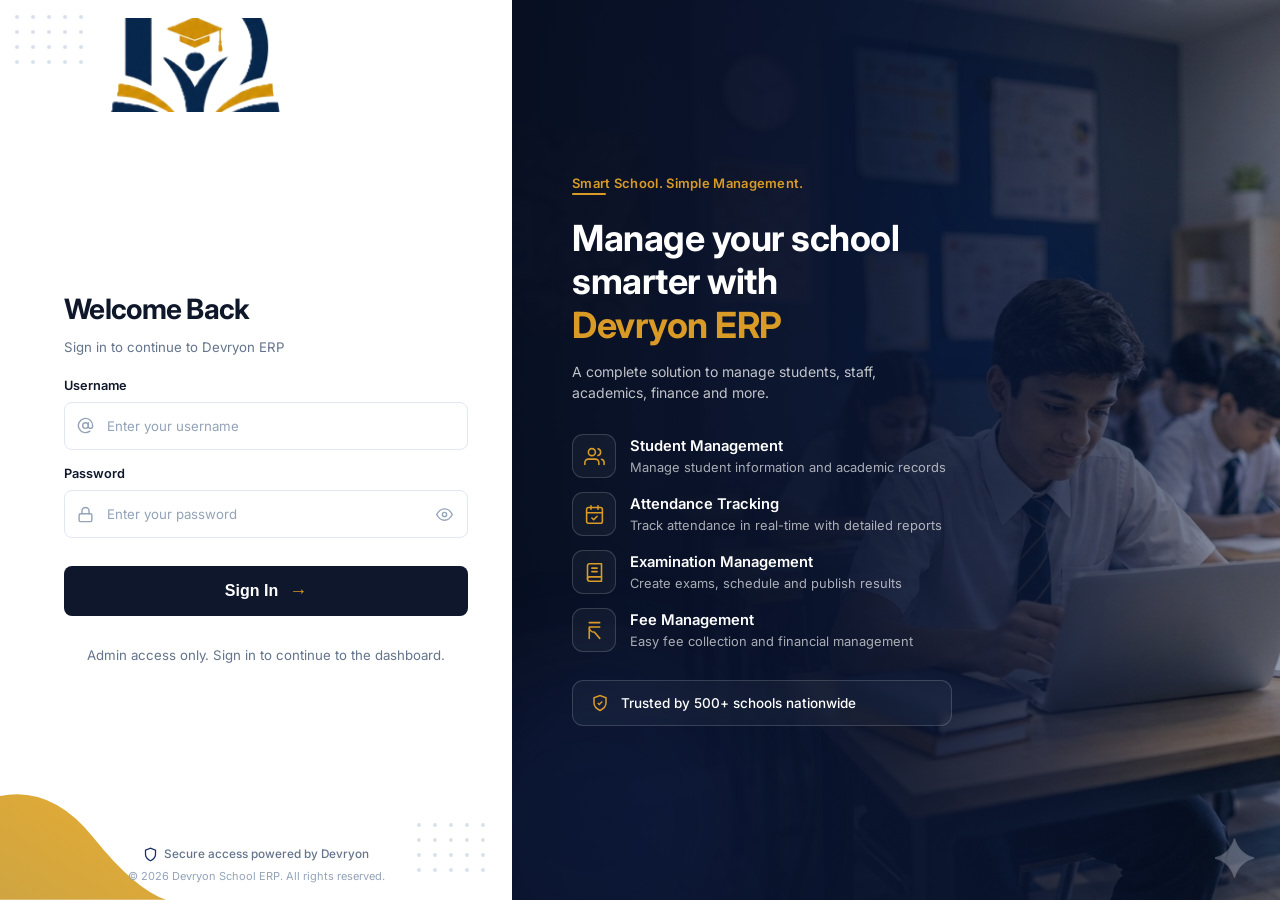
<file: pages/auth/index.html>
<!DOCTYPE html>
<html lang="en">
<head>
  <meta charset="UTF-8">
  <meta http-equiv="refresh" content="0; url=signin.html">
  <meta name="viewport" content="width=device-width, initial-scale=1.0">
  <title>Redirecting to Sign In</title>
  <link rel="icon" type="image/png" href="../../assets/images/front-office/logo.png">
  <link rel="canonical" href="signin.html">
</head>
<body>
  <p>Redirecting to <a href="signin.html">Sign In</a>...</p>
</body>
</html>
</file>
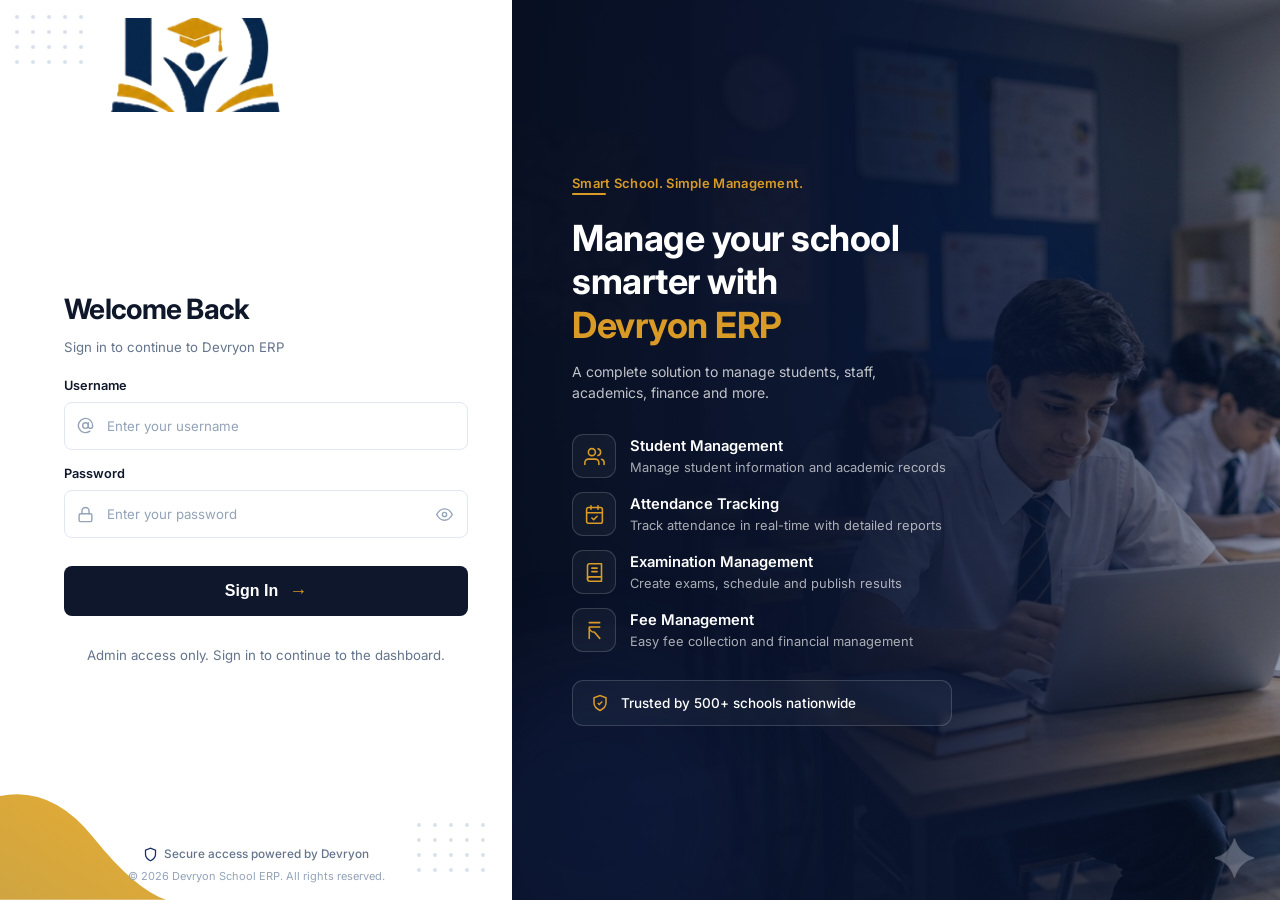
<file: pages/auth/signin.html>
<!DOCTYPE html>
<html lang="en">
<head>
  <meta charset="UTF-8">
  <meta name="viewport" content="width=device-width, initial-scale=1.0">
  <title>Sign In | Devryon School ERP</title>
  <link rel="icon" type="image/png" href="../../assets/images/front-office/logo.png">
  <!-- Google Fonts: Inter -->
  <link rel="preconnect" href="https://fonts.googleapis.com">
  <link rel="preconnect" href="https://fonts.gstatic.com" crossorigin>
  <link href="https://fonts.googleapis.com/css2?family=Inter:wght@400;500;600;700;800&display=swap" rel="stylesheet">
  <!-- Stylesheet -->
  <link rel="stylesheet" href="../../css/auth/signin.css">
</head>
<body>

  <div class="page-container">

    <!-- ==========================================
         LEFT SIGN-UP SECTION (40% Width)
    ========================================== -->
    <main class="left-section">

      <!-- Decorative Top-Left Dots Pattern -->
      <svg class="dots-pattern dots-top-left" width="80" height="60" viewBox="0 0 80 60" fill="none">
        <pattern id="dotPatternTop" x="0" y="0" width="16" height="15" patternUnits="userSpaceOnUse">
          <circle cx="3" cy="3" r="2" fill="#cbd5e1"/>
        </pattern>
        <rect width="80" height="60" fill="url(#dotPatternTop)"/>
      </svg>

      <!-- Decorative Bottom-Right Dots Pattern -->
      <svg class="dots-pattern dots-bottom-right" width="80" height="60" viewBox="0 0 80 60" fill="none">
        <pattern id="dotPatternBottom" x="0" y="0" width="16" height="15" patternUnits="userSpaceOnUse">
          <circle cx="3" cy="3" r="2" fill="#cbd5e1"/>
        </pattern>
        <rect width="80" height="60" fill="url(#dotPatternBottom)"/>
      </svg>

      <!-- Decorative Bottom-Left Gold Curved Wave Shape -->
      <svg class="gold-wave-bottom" viewBox="0 0 160 140" fill="none" xmlns="http://www.w3.org/2000/svg">
        <defs>
          <linearGradient id="goldGradient" x1="0%" y1="100%" x2="100%" y2="0%">
            <stop offset="0%" stop-color="#cca038" />
            <stop offset="100%" stop-color="#e6a827" />
          </linearGradient>
        </defs>
        <path d="M0,140 L0,40 Q50,30 90,80 Q130,130 160,140 Z" fill="url(#goldGradient)" opacity="0.95" />
      </svg>

      <!-- Header & Brand Logo -->
      <header class="brand-header">
        <a href="signin.html" class="logo-container" title="Devryon Edtech Solution" aria-label="Devryon home">
          <img src="../../assets/images/branding/school-logo.png" alt="Devryon edtech solution" class="logo-img">
        </a>
      </header>

      <!-- Sign In Form Body -->
      <div class="signup-content">

        <div class="form-header">
          <h1 class="form-title">Welcome Back</h1>
          <p class="form-subtitle">Sign in to continue to Devryon ERP</p>
        </div>

        <form id="loginForm" class="signup-form" novalidate>

          <!-- Username -->
          <div class="form-group">
            <label for="username" class="form-label">Username</label>
            <div class="input-wrapper">
              <span class="input-icon-left">
                <svg viewBox="0 0 24 24">
                  <circle cx="12" cy="12" r="4"></circle>
                  <path d="M16 8v5a3 3 0 0 0 6 0v-1a10 10 0 1 0-3.92 7.94"></path>
                </svg>
              </span>
              <input type="text" id="username" name="username" class="form-input" placeholder="Enter your username" autocomplete="username" required>
            </div>
            <span class="error-text" id="usernameError"></span>
          </div>

          <!-- Password -->
          <div class="form-group">
            <label for="password" class="form-label">Password</label>
            <div class="input-wrapper">
              <span class="input-icon-left">
                <svg viewBox="0 0 24 24">
                  <rect x="3" y="11" width="18" height="11" rx="2" ry="2"></rect>
                  <path d="M7 11V7a5 5 0 0 1 10 0v4"></path>
                </svg>
              </span>
              <input type="password" id="password" name="password" class="form-input has-right-icon" placeholder="Enter your password" autocomplete="current-password" required>
              <button type="button" id="togglePassword" class="password-toggle-btn" aria-label="Show password">
                <svg viewBox="0 0 24 24">
                  <path d="M1 12s4-8 11-8 11 8 11 8-4 8-11 8-11-8-11-8z"></path>
                  <circle cx="12" cy="12" r="3"></circle>
                </svg>
              </button>
            </div>
            <span class="error-text" id="passwordError"></span>
          </div>

          <button type="submit" class="submit-btn">
            Sign In <span class="btn-arrow">&rarr;</span>
          </button>

          <p class="login-redirect">Admin access only. Sign in to continue to the dashboard.</p>

        </form>
      </div>

      <!-- Left Section Footer -->
      <footer class="left-footer">
        <div class="security-badge">
          <svg viewBox="0 0 24 24">
            <path d="M12 22s8-4 8-10V5l-8-3-8 3v7c0 6 8 10 8 10z"></path>
          </svg>
          <span>Secure access powered by Devryon</span>
        </div>
        <p class="copyright-text">&copy; 2026 Devryon School ERP. All rights reserved.</p>
      </footer>

    </main>

    <!-- ==========================================
         RIGHT PROMOTIONAL SECTION (60% Width)
    ========================================== -->
    <aside class="right-section">

      <!-- Background Glow Effects -->
      <div class="promo-decor-circle-1"></div>
      <div class="promo-decor-circle-2"></div>

      <div class="promo-content">

        <!-- Eyebrow Tag -->
        <div class="promo-eyebrow">
          <span>Smart School. Simple Management.</span>
          <div class="eyebrow-dash"></div>
        </div>

        <!-- Headline -->
        <h2 class="promo-headline">
          Manage your school<br>
          smarter with<br>
          <span class="gold-text">Devryon ERP</span>
        </h2>

        <!-- Description -->
        <p class="promo-description">
          A complete solution to manage students, staff, academics, finance and more.
        </p>

        <!-- 4 Feature Cards -->
        <div class="features-list">

          <!-- Feature 1: Student Management -->
          <div class="feature-item">
            <div class="feature-icon-box">
              <svg viewBox="0 0 24 24">
                <path d="M17 21v-2a4 4 0 0 0-4-4H5a4 4 0 0 0-4 4v2"></path>
                <circle cx="9" cy="7" r="4"></circle>
                <path d="M23 21v-2a4 4 0 0 0-3-3.87"></path>
                <path d="M16 3.13a4 4 0 0 1 0 7.75"></path>
              </svg>
            </div>
            <div class="feature-text-group">
              <h3 class="feature-title">Student Management</h3>
              <p class="feature-desc">Manage student information and academic records</p>
            </div>
          </div>

          <!-- Feature 2: Attendance Tracking -->
          <div class="feature-item">
            <div class="feature-icon-box">
              <svg viewBox="0 0 24 24">
                <rect x="3" y="4" width="18" height="18" rx="2" ry="2"></rect>
                <line x1="16" y1="2" x2="16" y2="6"></line>
                <line x1="8" y1="2" x2="8" y2="6"></line>
                <line x1="3" y1="10" x2="21" y2="10"></line>
                <polyline points="9 16 11 18 15 14"></polyline>
              </svg>
            </div>
            <div class="feature-text-group">
              <h3 class="feature-title">Attendance Tracking</h3>
              <p class="feature-desc">Track attendance in real-time with detailed reports</p>
            </div>
          </div>

          <!-- Feature 3: Examination Management -->
          <div class="feature-item">
            <div class="feature-icon-box">
              <svg viewBox="0 0 24 24">
                <path d="M4 19.5A2.5 2.5 0 0 1 6.5 17H20"></path>
                <path d="M6.5 2H20v20H6.5A2.5 2.5 0 0 1 4 19.5v-15A2.5 2.5 0 0 1 6.5 2z"></path>
                <line x1="9" y1="7" x2="15" y2="7"></line>
                <line x1="9" y1="11" x2="15" y2="11"></line>
              </svg>
            </div>
            <div class="feature-text-group">
              <h3 class="feature-title">Examination Management</h3>
              <p class="feature-desc">Create exams, schedule and publish results</p>
            </div>
          </div>

          <!-- Feature 4: Fee Management -->
          <div class="feature-item">
            <div class="feature-icon-box">
              <svg viewBox="0 0 24 24">
                <path d="M6 3h12M6 8h12M6 8c0 3.5 2.5 6 6 6M6 8v13M12 14l6 7"></path>
              </svg>
            </div>
            <div class="feature-text-group">
              <h3 class="feature-title">Fee Management</h3>
              <p class="feature-desc">Easy fee collection and financial management</p>
            </div>
          </div>

        </div>

        <!-- Trusted Badge Box -->
        <div class="trusted-badge-box">
          <svg viewBox="0 0 24 24">
            <path d="M12 22s8-4 8-10V5l-8-3-8 3v7c0 6 8 10 8 10z"></path>
            <polyline points="9 12 11 14 15 10"></polyline>
          </svg>
          <span>Trusted by 500+ schools nationwide</span>
        </div>

      </div>

    </aside>

  </div>

  <!-- JavaScript -->
  <script src="../../js/common/auth-utils.js"></script>
  <script src="../../js/auth/signin.js"></script>
  </body>
</html>
</file>
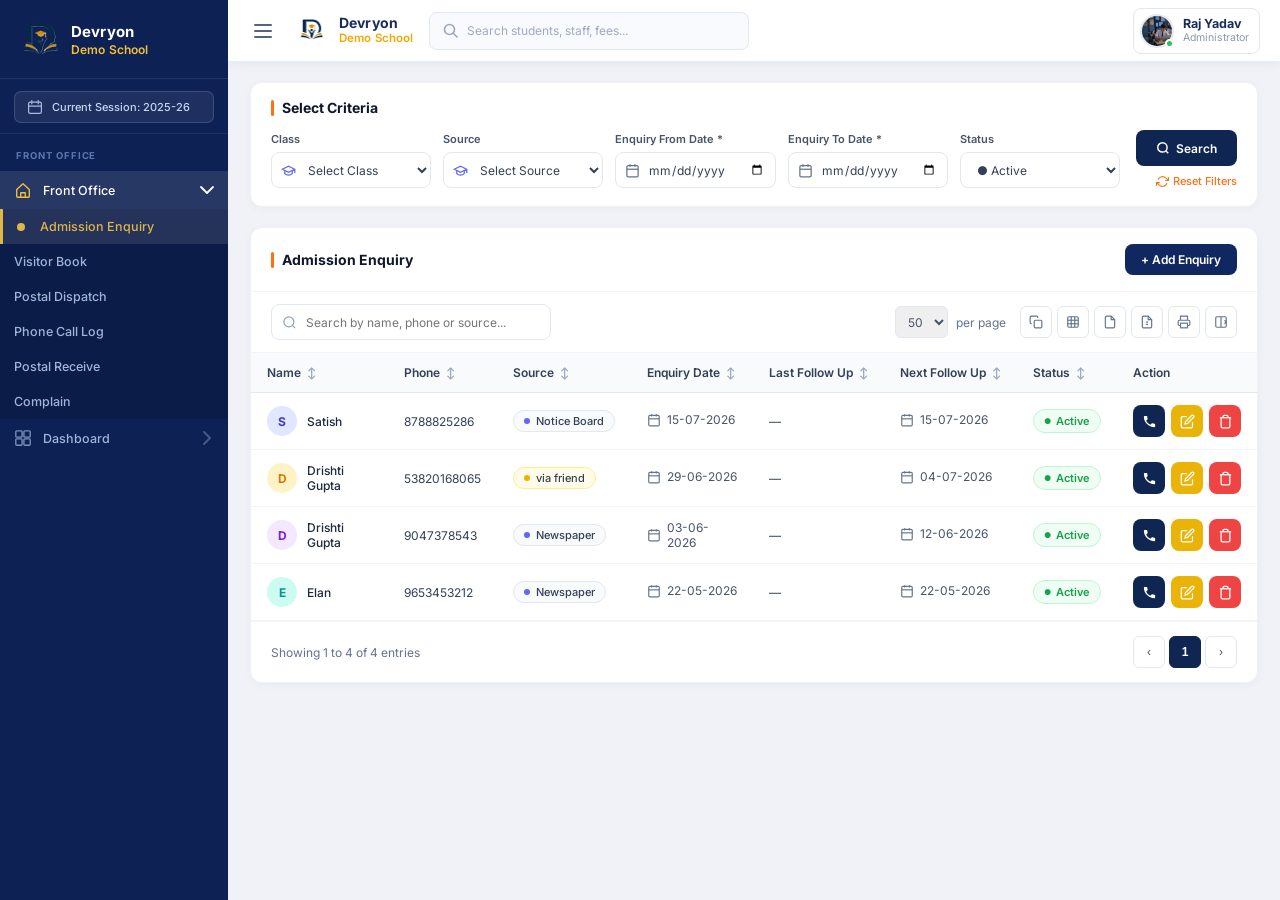
<file: pages/front-office/admission.html>
<!doctype html>
<html lang="en">
<head>
  <meta charset="UTF-8">
  <meta name="viewport" content="width=device-width, initial-scale=1.0">
  <title>Admission Enquiry – School ERP</title>
  <link rel="icon" type="image/png" href="../../assets/images/front-office/logo.png">
  <link rel="preconnect" href="https://fonts.googleapis.com">
  <link rel="preconnect" href="https://fonts.gstatic.com" crossorigin>
  <link href="https://fonts.googleapis.com/css2?family=Inter:wght@400;500;600;700&display=swap" rel="stylesheet">
  <!-- Base layout (sidebar, topbar, workspace) -->
  <link rel="stylesheet" href="../../css/dashboard/dashboard.css">
  <!-- Shared Front Office styles (modal, form grid, table helpers) -->
  <link rel="stylesheet" href="../../css/front-office/front-office.css">
</head>
<body>
<div class="app-shell">

  <!-- ===== SIDEBAR (populated by sidebar-template.js) ===== -->
  <aside class="sidebar" id="sidebar"></aside>

  <!-- ===== WORKSPACE ===== -->
  <section class="workspace">

    <!-- TOPBAR -->
    <header class="topbar">
      <button id="menuToggle" class="menu-toggle" aria-label="Toggle menu">
        <svg width="18" height="14" viewBox="0 0 18 14" fill="none">
          <path d="M1 1h16M1 7h16M1 13h16" stroke="#56647b" stroke-width="2" stroke-linecap="round"/>
        </svg>
      </button>
      <div class="header-brand" onclick="window.location.href='../../pages/dashboard/index.html'" style="cursor:pointer;">
        <div class="hb-logo-box">
          <img src="../../assets/images/branding/school-logo.png" alt="School Logo" class="hb-logo-img">
        </div>
        <div class="hb-text">
          <span class="hb-name">Devryon</span>
          <span class="hb-sub">Demo School</span>
        </div>
      </div>
      <div class="header-search">
        <svg class="search-svg" width="16" height="16" viewBox="0 0 16 16" fill="none">
          <circle cx="6.5" cy="6.5" r="5" stroke="#9ba8bc" stroke-width="1.6"/>
          <path d="M10.5 10.5L14 14" stroke="#9ba8bc" stroke-width="1.6" stroke-linecap="round"/>
        </svg>
        <input type="search" placeholder="Search students, staff, fees...">
      </div>
      <div class="top-actions">
        <div class="user-profile">
          <div class="user-avatar-wrap">
            <img class="user-avatar" src="../../assets/images/auth/login-hero.jpg" alt="Admin">
            <span class="user-online-dot"></span>
          </div>
          <div class="user-info">
            <span class="user-name">Raj Yadav</span>
            <span class="user-role">Administrator</span>
          </div>
        </div>
      </div>
    </header>

    <!-- PAGE CONTENT -->
    <main class="page">

      <!-- ==========================================
         SELECT CRITERIA
      ========================================== -->
      <section class="criteria">
        <div class="criteria-header">
          <div class="section-title-wrap">
            <span class="orange-accent-bar"></span>
            <span class="section-title-text">Select Criteria</span>
          </div>
        </div>
        <div class="criteria-grid-wrap">
          <div class="filter-grid">
            <div class="field">
              <label>Class</label>
              <div class="input-icon-group">
                <svg class="field-ico" viewBox="0 0 24 24" fill="none" stroke="#6366f1" stroke-width="2"><path d="M22 10v6M2 10l10-5 10 5-10 5z"/><path d="M6 12v5c3 3 9 3 12 0v-5"/></svg>
                <select id="filterClass">
                  <option>Select Class</option>
                  <option>Class 1</option>
                  <option>Class 2</option>
                  <option>Class 3</option>
                  <option>Class 4</option>
                  <option>Class 5</option>
                </select>
              </div>
            </div>
            <div class="field">
              <label>Source</label>
              <div class="input-icon-group">
                <svg class="field-ico" viewBox="0 0 24 24" fill="none" stroke="#6366f1" stroke-width="2"><path d="M22 10v6M2 10l10-5 10 5-10 5z"/><path d="M6 12v5c3 3 9 3 12 0v-5"/></svg>
                <select id="filterSource">
                  <option>Select Source</option>
                  <option>Notice Board</option>
                  <option>via friend</option>
                  <option>Newspaper</option>
                  <option>Website</option>
                  <option>Walk In</option>
                </select>
              </div>
            </div>
            <div class="field">
              <label>Enquiry From Date *</label>
              <div class="input-icon-group">
                <svg class="field-ico" viewBox="0 0 24 24" fill="none" stroke="#64748b" stroke-width="2"><rect x="3" y="4" width="18" height="18" rx="2"/><line x1="16" y1="2" x2="16" y2="6"/><line x1="8" y1="2" x2="8" y2="6"/><line x1="3" y1="10" x2="21" y2="10"/></svg>
                <input type="date" id="filterFromDate">
              </div>
            </div>
            <div class="field">
              <label>Enquiry To Date *</label>
              <div class="input-icon-group">
                <svg class="field-ico" viewBox="0 0 24 24" fill="none" stroke="#64748b" stroke-width="2"><rect x="3" y="4" width="18" height="18" rx="2"/><line x1="16" y1="2" x2="16" y2="6"/><line x1="8" y1="2" x2="8" y2="6"/><line x1="3" y1="10" x2="21" y2="10"/></svg>
                <input type="date" id="filterToDate">
              </div>
            </div>
            <div class="field">
              <label>Status</label>
              <select id="filterStatus" class="status-select">
                <option>● Active</option>
                <option>All Status</option>
                <option>Pending</option>
                <option>Closed</option>
              </select>
            </div>
          </div>
          <div class="criteria-right-col">
            <button id="btnSearchCriteria" class="field-search">
              <svg viewBox="0 0 24 24" fill="none" stroke="currentColor" stroke-width="2.5"><circle cx="11" cy="11" r="8"/><line x1="21" y1="21" x2="16.65" y2="16.65"/></svg>
              Search
            </button>
            <div id="btnResetFilters" class="reset">
              <svg viewBox="0 0 24 24" fill="none" stroke="currentColor" stroke-width="2"><path d="M23 4v6h-6"/><path d="M1 20v-6h6"/><path d="M3.51 9a9 9 0 0114.85-3.36L23 10M1 14l4.64 4.36A9 9 0 0020.49 15"/></svg>
              Reset Filters
            </div>
          </div>
        </div>
      </section>

      <!-- ==========================================
         ADMISSION ENQUIRY TABLE
      ========================================== -->
      <section class="list-card">
        <div class="card-heading">
          <div class="section-title-wrap">
            <span class="orange-accent-bar"></span>
            <span class="section-title-text">Admission Enquiry</span>
          </div>
          <button class="btn primary" id="openAddModal">+ Add Enquiry</button>
        </div>

        <div class="table-tools">
          <div class="search-input-wrap">
            <svg class="search-ico" viewBox="0 0 24 24" fill="none" stroke="#94a3b8" stroke-width="2">
              <circle cx="11" cy="11" r="8"/><line x1="21" y1="21" x2="16.65" y2="16.65"/>
            </svg>
            <input id="tableSearchInput" placeholder="Search by name, phone or source...">
          </div>
          <div class="tool-actions">
            <select><option>50</option></select>
            <span class="per-page-text">per page</span>
            <div class="export-icon-group">
              <button class="export" title="Copy"><svg viewBox="0 0 24 24" fill="none" stroke="currentColor" stroke-width="2"><rect x="9" y="9" width="13" height="13" rx="2"/><path d="M5 15H4a2 2 0 01-2-2V4a2 2 0 012-2h9a2 2 0 012 2v1"/></svg></button>
              <button class="export" title="Export Excel"><svg viewBox="0 0 24 24" fill="none" stroke="currentColor" stroke-width="2"><rect x="3" y="3" width="18" height="18" rx="2"/><line x1="9" y1="3" x2="9" y2="21"/><line x1="15" y1="3" x2="15" y2="21"/><line x1="3" y1="9" x2="21" y2="9"/><line x1="3" y1="15" x2="21" y2="15"/></svg></button>
              <button class="export" title="Export CSV"><svg viewBox="0 0 24 24" fill="none" stroke="currentColor" stroke-width="2"><path d="M14 2H6a2 2 0 00-2 2v16a2 2 0 002 2h12a2 2 0 002-2V8z"/><polyline points="14 2 14 8 20 8"/></svg></button>
              <button class="export" title="Export PDF"><svg viewBox="0 0 24 24" fill="none" stroke="currentColor" stroke-width="2"><path d="M14 2H6a2 2 0 00-2 2v16a2 2 0 002 2h12a2 2 0 002-2V8z"/><path d="M14 2v6h6"/><path d="M10 12h4"/><path d="M10 16h4"/></svg></button>
              <button class="export" title="Print"><svg viewBox="0 0 24 24" fill="none" stroke="currentColor" stroke-width="2"><polyline points="6 9 6 2 18 2 18 9"/><path d="M6 18H4a2 2 0 01-2-2v-5a2 2 0 012-2h16a2 2 0 012 2v5a2 2 0 01-2 2h-2"/><rect x="6" y="14" width="12" height="8"/></svg></button>
              <button class="export" title="Columns"><svg viewBox="0 0 24 24" fill="none" stroke="currentColor" stroke-width="2"><rect x="3" y="3" width="18" height="18" rx="2"/><path d="M12 3v18"/><path d="M18 9l3 3-3 3"/></svg></button>
            </div>
          </div>
        </div>

        <div class="table-wrap">
          <table>
            <thead>
              <tr>
                <th>Name <span class="sort-icon">↕</span></th>
                <th>Phone <span class="sort-icon">↕</span></th>
                <th>Source <span class="sort-icon">↕</span></th>
                <th>Enquiry Date <span class="sort-icon">↕</span></th>
                <th>Last Follow Up <span class="sort-icon">↕</span></th>
                <th>Next Follow Up <span class="sort-icon">↕</span></th>
                <th>Status <span class="sort-icon">↕</span></th>
                <th>Action</th>
              </tr>
            </thead>
            <tbody>
              <!-- Populated by admission.js -->
            </tbody>
          </table>
        </div>

        <div class="pager">
          <span>Showing 0 entries</span>
          <div class="pages">
            <button class="page-nav">‹</button>
            <button class="current">1</button>
            <button class="page-nav">›</button>
          </div>
        </div>
      </section>

    </main>
  </section>
</div>

<!-- ==========================================
   ADD / EDIT ENQUIRY MODAL
========================================== -->
<div class="modal" id="addModal" aria-hidden="true">
  <div class="modal-card" style="width:min(900px,95vw);">
    <div class="modal-head">
      <div>
        <span class="modal-icon">✦</span>
        <span>
          <strong id="admissionModalTitle">Add Admission Enquiry</strong>
          <small>Fill in enquiry details below</small>
        </span>
      </div>
      <button class="modal-close" id="closeAdmissionModal" aria-label="Close">×</button>
    </div>
    <form id="admissionForm">
      <div class="modal-body">
        <div class="fo-form-grid">
          <div class="fo-form-field">
            <label>Student Name *</label>
            <input type="text" id="studentName" placeholder="Enter Student Name" required>
          </div>
          <div class="fo-form-field">
            <label>Phone Number *</label>
            <input type="tel" id="phoneNumber" placeholder="Enter Phone Number" required>
          </div>
          <div class="fo-form-field">
            <label>Email Address</label>
            <input type="email" id="emailAddress" placeholder="Enter Email">
          </div>
          <div class="fo-form-field">
            <label>Class</label>
            <select id="studentClass">
              <option>Select Class</option>
              <option>Class 1</option>
              <option>Class 2</option>
              <option>Class 3</option>
              <option>Class 4</option>
              <option>Class 5</option>
            </select>
          </div>
          <div class="fo-form-field">
            <label>Purpose</label>
            <select id="purpose">
              <option>Select Purpose</option>
              <option>Admission</option>
              <option>Scholarship</option>
              <option>Transport</option>
              <option>Hostel</option>
              <option>General Inquiry</option>
            </select>
          </div>
          <div class="fo-form-field">
            <label>Source *</label>
            <select id="source" required>
              <option>Select Source</option>
              <option>Notice Board</option>
              <option>via friend</option>
              <option>Newspaper</option>
              <option>Website</option>
              <option>Walk In</option>
              <option>Reference</option>
            </select>
          </div>
          <div class="fo-form-field">
            <label>Reference</label>
            <input type="text" id="reference" placeholder="Reference Name">
          </div>
          <div class="fo-form-field">
            <label>Enquiry Date</label>
            <input type="date" id="enquiryDate">
          </div>
          <div class="fo-form-field">
            <label>Next Follow Up Date</label>
            <input type="date" id="nextFollowUpDate">
          </div>
          <div class="fo-form-field">
            <label>Status</label>
            <select id="status">
              <option>Active</option>
              <option>Pending</option>
              <option>Closed</option>
            </select>
          </div>
          <div class="fo-form-field wide">
            <label>Address</label>
            <textarea id="address" rows="3" placeholder="Enter Address"></textarea>
          </div>
          <div class="fo-form-field wide">
            <label>Description</label>
            <textarea id="description" rows="3" placeholder="Enter Description"></textarea>
          </div>
        </div>
      </div>
      <div class="modal-foot">
        <button type="button" class="btn ghost" id="cancelAdmissionModal">Cancel</button>
        <button type="submit" class="btn primary" id="admissionSubmitBtn">▣ &nbsp;Save Enquiry&nbsp;→</button>
      </div>
    </form>
  </div>
</div>

<!-- Scripts -->
<script src="../../js/common/storage-utils.js"></script>
<script src="../../js/common/export-utils.js"></script>
<script src="../../js/front-office/sidebar-template.js"></script>
<script src="../../js/front-office/front-office.js"></script>
<script src="../../js/front-office/admission.js"></script>
</body>
</html>
</file>
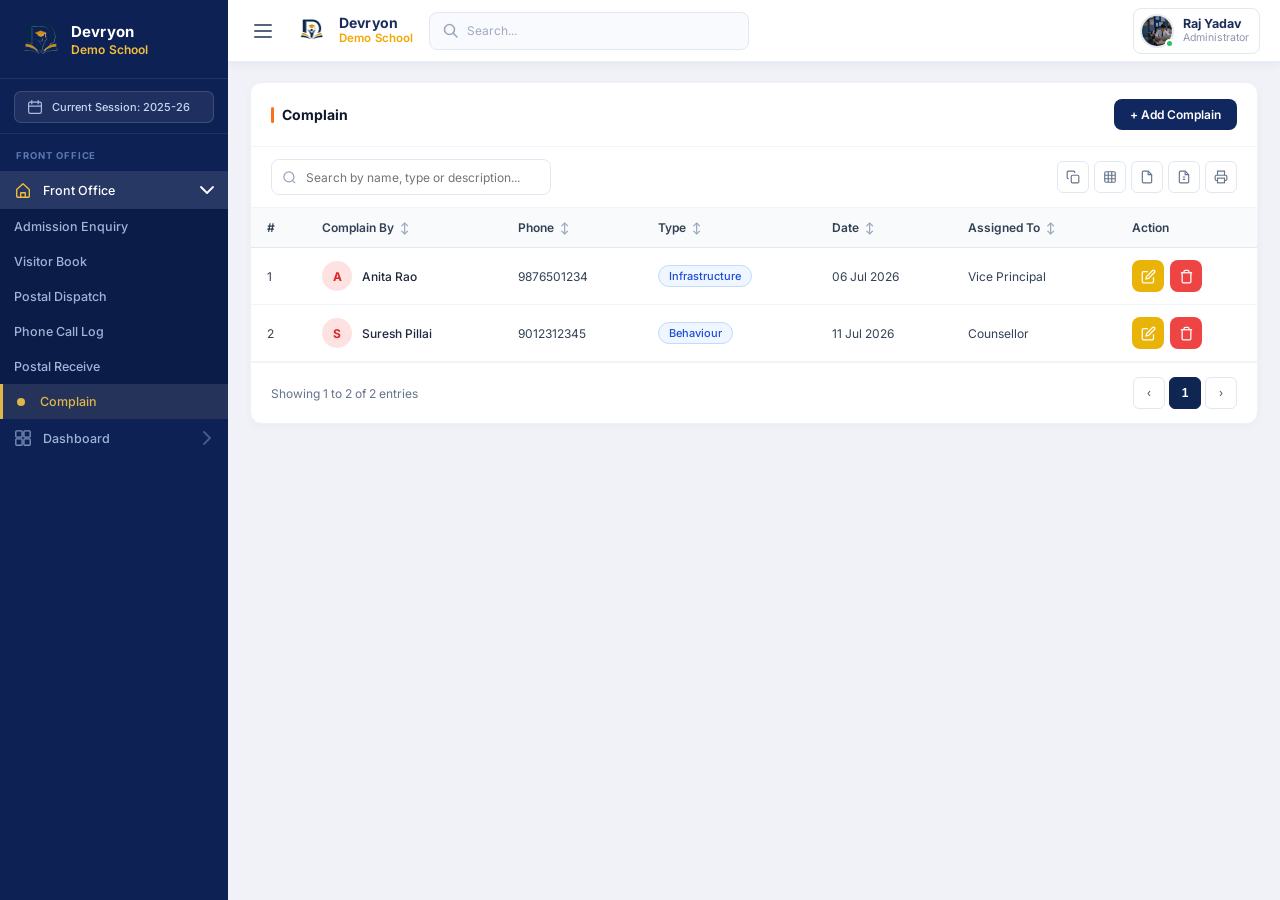
<file: pages/front-office/complain.html>
<!doctype html>
<html lang="en">
<head>
  <meta charset="UTF-8">
  <meta name="viewport" content="width=device-width, initial-scale=1.0">
  <title>Complain – School ERP</title>
  <link rel="icon" type="image/png" href="../../assets/images/front-office/logo.png">
  <link rel="preconnect" href="https://fonts.googleapis.com">
  <link rel="preconnect" href="https://fonts.gstatic.com" crossorigin>
  <link href="https://fonts.googleapis.com/css2?family=Inter:wght@400;500;600;700&display=swap" rel="stylesheet">
  <link rel="stylesheet" href="../../css/dashboard/dashboard.css">
  <link rel="stylesheet" href="../../css/front-office/front-office.css">
</head>
<body>
<div class="app-shell">

  <!-- ===== SIDEBAR ===== -->
  <aside class="sidebar" id="sidebar"></aside>

  <!-- ===== WORKSPACE ===== -->
  <section class="workspace">

    <!-- TOPBAR -->
    <header class="topbar">
      <button id="menuToggle" class="menu-toggle" aria-label="Toggle menu">
        <svg width="18" height="14" viewBox="0 0 18 14" fill="none">
          <path d="M1 1h16M1 7h16M1 13h16" stroke="#56647b" stroke-width="2" stroke-linecap="round"/>
        </svg>
      </button>
      <div class="header-brand" onclick="window.location.href='../../pages/dashboard/index.html'" style="cursor:pointer;">
        <div class="hb-logo-box">
          <img src="../../assets/images/branding/school-logo.png" alt="School Logo" class="hb-logo-img">
        </div>
        <div class="hb-text">
          <span class="hb-name">Devryon</span>
          <span class="hb-sub">Demo School</span>
        </div>
      </div>
      <div class="header-search">
        <svg class="search-svg" width="16" height="16" viewBox="0 0 16 16" fill="none">
          <circle cx="6.5" cy="6.5" r="5" stroke="#9ba8bc" stroke-width="1.6"/>
          <path d="M10.5 10.5L14 14" stroke="#9ba8bc" stroke-width="1.6" stroke-linecap="round"/>
        </svg>
        <input type="search" placeholder="Search...">
      </div>
      <div class="top-actions">
        <div class="user-profile">
          <div class="user-avatar-wrap">
            <img class="user-avatar" src="../../assets/images/auth/login-hero.jpg" alt="Admin">
            <span class="user-online-dot"></span>
          </div>
          <div class="user-info">
            <span class="user-name">Raj Yadav</span>
            <span class="user-role">Administrator</span>
          </div>
        </div>
      </div>
    </header>

    <!-- PAGE CONTENT -->
    <main class="page">

      <section class="list-card">
        <div class="card-heading">
          <div class="section-title-wrap">
            <span class="orange-accent-bar"></span>
            <span class="section-title-text">Complain</span>
          </div>
          <button class="btn primary" id="openAddModal">+ Add Complain</button>
        </div>

        <div class="table-tools">
          <div class="search-input-wrap">
            <svg class="search-ico" viewBox="0 0 24 24" fill="none" stroke="#94a3b8" stroke-width="2">
              <circle cx="11" cy="11" r="8"/><line x1="21" y1="21" x2="16.65" y2="16.65"/>
            </svg>
            <input id="tableSearchInput" placeholder="Search by name, type or description...">
          </div>
          <div class="tool-actions">
            <div class="export-icon-group">
              <button class="export" title="Copy"><svg viewBox="0 0 24 24" fill="none" stroke="currentColor" stroke-width="2"><rect x="9" y="9" width="13" height="13" rx="2"/><path d="M5 15H4a2 2 0 01-2-2V4a2 2 0 012-2h9a2 2 0 012 2v1"/></svg></button>
              <button class="export" title="Export Excel"><svg viewBox="0 0 24 24" fill="none" stroke="currentColor" stroke-width="2"><rect x="3" y="3" width="18" height="18" rx="2"/><line x1="9" y1="3" x2="9" y2="21"/><line x1="15" y1="3" x2="15" y2="21"/><line x1="3" y1="9" x2="21" y2="9"/><line x1="3" y1="15" x2="21" y2="15"/></svg></button>
              <button class="export" title="Export CSV"><svg viewBox="0 0 24 24" fill="none" stroke="currentColor" stroke-width="2"><path d="M14 2H6a2 2 0 00-2 2v16a2 2 0 002 2h12a2 2 0 002-2V8z"/><polyline points="14 2 14 8 20 8"/></svg></button>
              <button class="export" title="Export PDF"><svg viewBox="0 0 24 24" fill="none" stroke="currentColor" stroke-width="2"><path d="M14 2H6a2 2 0 00-2 2v16a2 2 0 002 2h12a2 2 0 002-2V8z"/><path d="M14 2v6h6"/><path d="M10 12h4"/><path d="M10 16h4"/></svg></button>
              <button class="export" title="Print"><svg viewBox="0 0 24 24" fill="none" stroke="currentColor" stroke-width="2"><polyline points="6 9 6 2 18 2 18 9"/><path d="M6 18H4a2 2 0 01-2-2v-5a2 2 0 012-2h16a2 2 0 012 2v5a2 2 0 01-2 2h-2"/><rect x="6" y="14" width="12" height="8"/></svg></button>
            </div>
          </div>
        </div>

        <div class="table-wrap">
          <table id="complainTable">
            <thead>
              <tr>
                <th>#</th>
                <th>Complain By <span class="sort-icon">↕</span></th>
                <th>Phone <span class="sort-icon">↕</span></th>
                <th>Type <span class="sort-icon">↕</span></th>
                <th>Date <span class="sort-icon">↕</span></th>
                <th>Assigned To <span class="sort-icon">↕</span></th>
                <th>Action</th>
              </tr>
            </thead>
            <tbody>
              <!-- Populated by complain.js -->
            </tbody>
          </table>
        </div>

        <div class="pager">
          <span>Showing 0 entries</span>
          <div class="pages">
            <button class="page-nav">‹</button>
            <button class="current">1</button>
            <button class="page-nav">›</button>
          </div>
        </div>
      </section>

    </main>
  </section>
</div>

<!-- ===== ADD / EDIT COMPLAIN MODAL ===== -->
<div class="modal" id="complainModal" aria-hidden="true">
  <div class="modal-card">
    <div class="modal-head">
      <div>
        <span class="modal-icon">📋</span>
        <span>
          <strong>Add Complain</strong>
          <small>Fill in complaint details below</small>
        </span>
      </div>
      <button class="modal-close" data-close-modal="complainModal" aria-label="Close">×</button>
    </div>
    <form id="complainForm">
      <div class="modal-body">
        <div class="fo-form-grid">
          <div class="fo-form-field">
            <label>Complain By *</label>
            <input type="text" id="complainBy" placeholder="Enter complainant name" required>
          </div>
          <div class="fo-form-field">
            <label>Phone</label>
            <input type="tel" id="complainPhone" placeholder="Enter phone number">
          </div>
          <div class="fo-form-field">
            <label>Date *</label>
            <input type="date" id="complainDate" required>
          </div>
          <div class="fo-form-field">
            <label>Complaint Type *</label>
            <select id="complainType" required>
              <option value="">Select Type</option>
              <option>Infrastructure</option>
              <option>Behaviour</option>
              <option>Academic</option>
              <option>Administration</option>
              <option>Staff</option>
              <option>General</option>
              <option>Other</option>
            </select>
          </div>
          <div class="fo-form-field">
            <label>Source</label>
            <select id="complainSource">
              <option value="">Select Source</option>
              <option>Parent</option>
              <option>Student</option>
              <option>Staff</option>
              <option>Anonymous</option>
              <option>Written</option>
              <option>Other</option>
            </select>
          </div>
          <div class="fo-form-field">
            <label>Assigned To</label>
            <input type="text" id="assigned" placeholder="e.g. Principal, Counsellor">
          </div>
          <div class="fo-form-field wide">
            <label>Description *</label>
            <textarea id="complainDesc" placeholder="Describe the complaint in detail" required></textarea>
          </div>
          <div class="fo-form-field wide">
            <label>Action Taken</label>
            <textarea id="actionTaken" placeholder="What action was taken?"></textarea>
          </div>
        </div>
      </div>
      <div class="modal-foot">
        <button type="button" class="btn ghost" data-close-modal="complainModal">Cancel</button>
        <button type="submit" class="btn primary">▣ &nbsp;Save Complain&nbsp;→</button>
      </div>
    </form>
  </div>
</div>

<!-- Scripts -->
<script src="../../js/common/storage-utils.js"></script>
<script src="../../js/common/export-utils.js"></script>
<script src="../../js/front-office/sidebar-template.js"></script>
<script src="../../js/front-office/front-office.js"></script>
<script src="../../js/front-office/complain.js"></script>
</body>
</html>
</file>
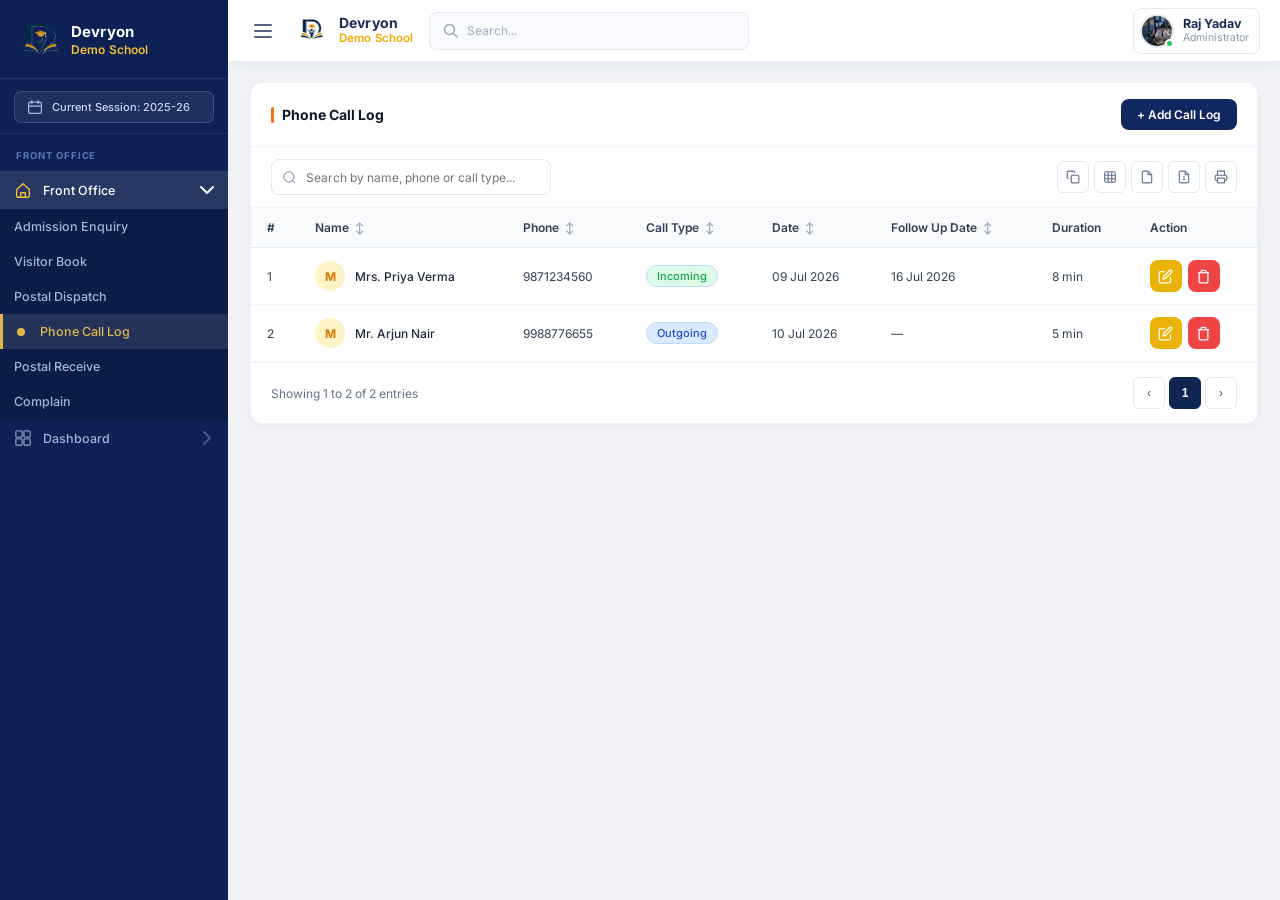
<file: pages/front-office/phone-log.html>
<!doctype html>
<html lang="en">
<head>
  <meta charset="UTF-8">
  <meta name="viewport" content="width=device-width, initial-scale=1.0">
  <title>Phone Call Log – School ERP</title>
  <link rel="icon" type="image/png" href="../../assets/images/front-office/logo.png">
  <link rel="preconnect" href="https://fonts.googleapis.com">
  <link rel="preconnect" href="https://fonts.gstatic.com" crossorigin>
  <link href="https://fonts.googleapis.com/css2?family=Inter:wght@400;500;600;700&display=swap" rel="stylesheet">
  <link rel="stylesheet" href="../../css/dashboard/dashboard.css">
  <link rel="stylesheet" href="../../css/front-office/front-office.css">
</head>
<body>
<div class="app-shell">

  <!-- ===== SIDEBAR ===== -->
  <aside class="sidebar" id="sidebar"></aside>

  <!-- ===== WORKSPACE ===== -->
  <section class="workspace">

    <!-- TOPBAR -->
    <header class="topbar">
      <button id="menuToggle" class="menu-toggle" aria-label="Toggle menu">
        <svg width="18" height="14" viewBox="0 0 18 14" fill="none">
          <path d="M1 1h16M1 7h16M1 13h16" stroke="#56647b" stroke-width="2" stroke-linecap="round"/>
        </svg>
      </button>
      <div class="header-brand" onclick="window.location.href='../../pages/dashboard/index.html'" style="cursor:pointer;">
        <div class="hb-logo-box">
          <img src="../../assets/images/branding/school-logo.png" alt="School Logo" class="hb-logo-img">
        </div>
        <div class="hb-text">
          <span class="hb-name">Devryon</span>
          <span class="hb-sub">Demo School</span>
        </div>
      </div>
      <div class="header-search">
        <svg class="search-svg" width="16" height="16" viewBox="0 0 16 16" fill="none">
          <circle cx="6.5" cy="6.5" r="5" stroke="#9ba8bc" stroke-width="1.6"/>
          <path d="M10.5 10.5L14 14" stroke="#9ba8bc" stroke-width="1.6" stroke-linecap="round"/>
        </svg>
        <input type="search" placeholder="Search...">
      </div>
      <div class="top-actions">
        <div class="user-profile">
          <div class="user-avatar-wrap">
            <img class="user-avatar" src="../../assets/images/auth/login-hero.jpg" alt="Admin">
            <span class="user-online-dot"></span>
          </div>
          <div class="user-info">
            <span class="user-name">Raj Yadav</span>
            <span class="user-role">Administrator</span>
          </div>
        </div>
      </div>
    </header>

    <!-- PAGE CONTENT -->
    <main class="page">

      <section class="list-card">
        <div class="card-heading">
          <div class="section-title-wrap">
            <span class="orange-accent-bar"></span>
            <span class="section-title-text">Phone Call Log</span>
          </div>
          <button class="btn primary" id="openAddModal">+ Add Call Log</button>
        </div>

        <div class="table-tools">
          <div class="search-input-wrap">
            <svg class="search-ico" viewBox="0 0 24 24" fill="none" stroke="#94a3b8" stroke-width="2">
              <circle cx="11" cy="11" r="8"/><line x1="21" y1="21" x2="16.65" y2="16.65"/>
            </svg>
            <input id="tableSearchInput" placeholder="Search by name, phone or call type...">
          </div>
          <div class="tool-actions">
            <div class="export-icon-group">
              <button class="export" title="Copy"><svg viewBox="0 0 24 24" fill="none" stroke="currentColor" stroke-width="2"><rect x="9" y="9" width="13" height="13" rx="2"/><path d="M5 15H4a2 2 0 01-2-2V4a2 2 0 012-2h9a2 2 0 012 2v1"/></svg></button>
              <button class="export" title="Export Excel"><svg viewBox="0 0 24 24" fill="none" stroke="currentColor" stroke-width="2"><rect x="3" y="3" width="18" height="18" rx="2"/><line x1="9" y1="3" x2="9" y2="21"/><line x1="15" y1="3" x2="15" y2="21"/><line x1="3" y1="9" x2="21" y2="9"/><line x1="3" y1="15" x2="21" y2="15"/></svg></button>
              <button class="export" title="Export CSV"><svg viewBox="0 0 24 24" fill="none" stroke="currentColor" stroke-width="2"><path d="M14 2H6a2 2 0 00-2 2v16a2 2 0 002 2h12a2 2 0 002-2V8z"/><polyline points="14 2 14 8 20 8"/></svg></button>
              <button class="export" title="Export PDF"><svg viewBox="0 0 24 24" fill="none" stroke="currentColor" stroke-width="2"><path d="M14 2H6a2 2 0 00-2 2v16a2 2 0 002 2h12a2 2 0 002-2V8z"/><path d="M14 2v6h6"/><path d="M10 12h4"/><path d="M10 16h4"/></svg></button>
              <button class="export" title="Print"><svg viewBox="0 0 24 24" fill="none" stroke="currentColor" stroke-width="2"><polyline points="6 9 6 2 18 2 18 9"/><path d="M6 18H4a2 2 0 01-2-2v-5a2 2 0 012-2h16a2 2 0 012 2v5a2 2 0 01-2 2h-2"/><rect x="6" y="14" width="12" height="8"/></svg></button>
            </div>
          </div>
        </div>

        <div class="table-wrap">
          <table id="phoneTable">
            <thead>
              <tr>
                <th>#</th>
                <th>Name <span class="sort-icon">↕</span></th>
                <th>Phone <span class="sort-icon">↕</span></th>
                <th>Call Type <span class="sort-icon">↕</span></th>
                <th>Date <span class="sort-icon">↕</span></th>
                <th>Follow Up Date <span class="sort-icon">↕</span></th>
                <th>Duration</th>
                <th>Action</th>
              </tr>
            </thead>
            <tbody>
              <!-- Populated by phone-log.js -->
            </tbody>
          </table>
        </div>

        <div class="pager">
          <span>Showing 0 entries</span>
          <div class="pages">
            <button class="page-nav">‹</button>
            <button class="current">1</button>
            <button class="page-nav">›</button>
          </div>
        </div>
      </section>

    </main>
  </section>
</div>

<!-- ===== ADD / EDIT PHONE CALL LOG MODAL ===== -->
<div class="modal" id="phoneModal" aria-hidden="true">
  <div class="modal-card">
    <div class="modal-head">
      <div>
        <span class="modal-icon">📞</span>
        <span>
          <strong>Add Phone Call Log</strong>
          <small>Fill in call details below</small>
        </span>
      </div>
      <button class="modal-close" data-close-modal="phoneModal" aria-label="Close">×</button>
    </div>
    <form id="phoneForm">
      <div class="modal-body">
        <div class="fo-form-grid">
          <div class="fo-form-field">
            <label>Caller Name *</label>
            <input type="text" id="callerName" placeholder="Enter caller name" required>
          </div>
          <div class="fo-form-field">
            <label>Phone Number *</label>
            <input type="tel" id="callerPhone" placeholder="Enter phone number" required>
          </div>
          <div class="fo-form-field">
            <label>Date *</label>
            <input type="date" id="callDate" required>
          </div>
          <div class="fo-form-field">
            <label>Follow Up Date</label>
            <input type="date" id="followUpDate">
          </div>
          <div class="fo-form-field">
            <label>Call Type</label>
            <select id="callType">
              <option>Incoming</option>
              <option>Outgoing</option>
              <option>Missed</option>
            </select>
          </div>
          <div class="fo-form-field">
            <label>Duration</label>
            <input type="text" id="callDuration" placeholder="e.g. 5 min">
          </div>
          <div class="fo-form-field wide">
            <label>Description *</label>
            <textarea id="callDesc" placeholder="Describe the call purpose / discussion" required></textarea>
          </div>
          <div class="fo-form-field wide">
            <label>Note</label>
            <textarea id="callNote" placeholder="Additional notes"></textarea>
          </div>
        </div>
      </div>
      <div class="modal-foot">
        <button type="button" class="btn ghost" data-close-modal="phoneModal">Cancel</button>
        <button type="submit" class="btn primary">▣ &nbsp;Save Call Log&nbsp;→</button>
      </div>
    </form>
  </div>
</div>

<!-- Scripts -->
<script src="../../js/common/storage-utils.js"></script>
<script src="../../js/common/export-utils.js"></script>
<script src="../../js/front-office/sidebar-template.js"></script>
<script src="../../js/front-office/front-office.js"></script>
<script src="../../js/front-office/phone-log.js"></script>
</body>
</html>
</file>
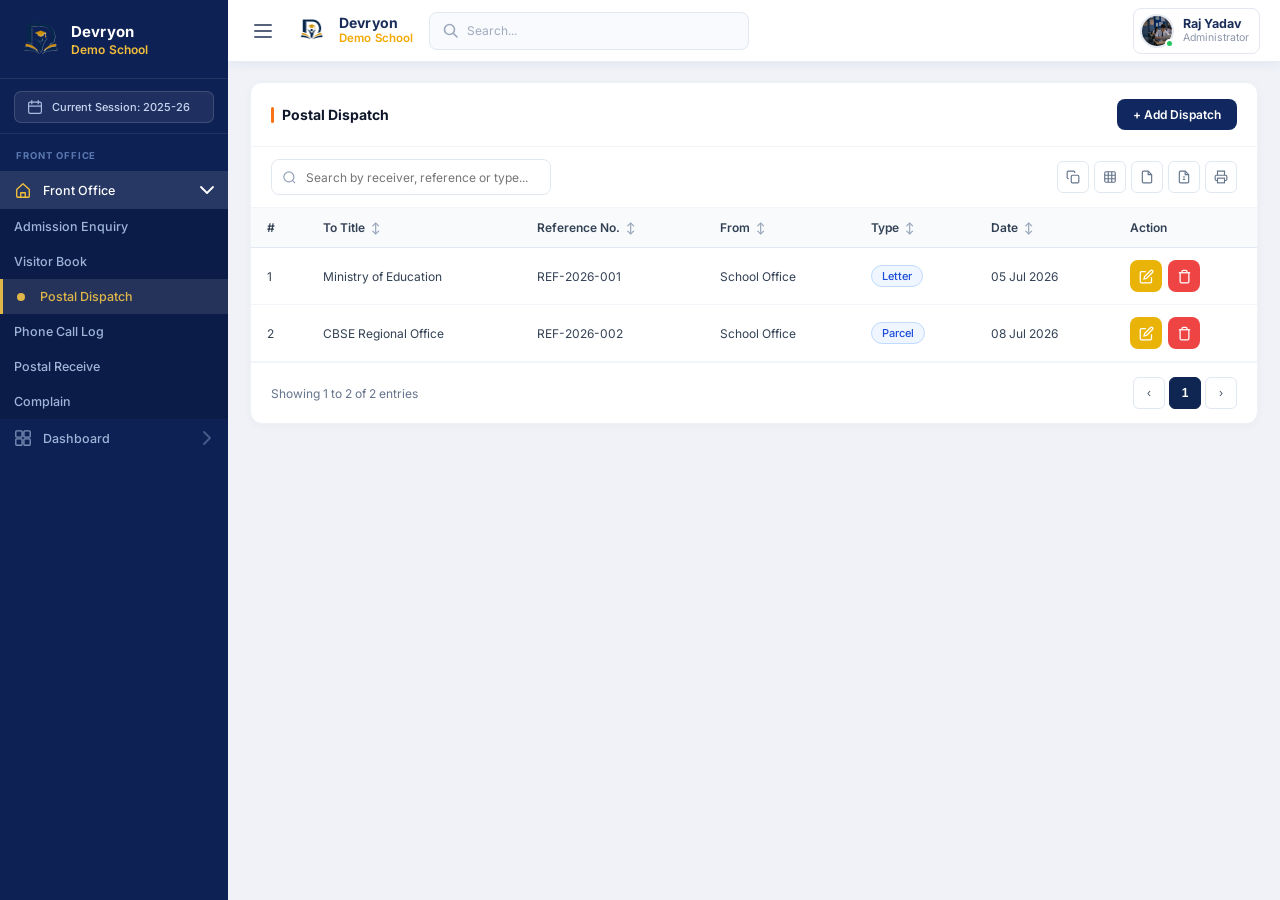
<file: pages/front-office/postal-dispatch.html>
<!doctype html>
<html lang="en">
<head>
  <meta charset="UTF-8">
  <meta name="viewport" content="width=device-width, initial-scale=1.0">
  <title>Postal Dispatch – School ERP</title>
  <link rel="icon" type="image/png" href="../../assets/images/front-office/logo.png">
  <link rel="preconnect" href="https://fonts.googleapis.com">
  <link rel="preconnect" href="https://fonts.gstatic.com" crossorigin>
  <link href="https://fonts.googleapis.com/css2?family=Inter:wght@400;500;600;700&display=swap" rel="stylesheet">
  <link rel="stylesheet" href="../../css/dashboard/dashboard.css">
  <link rel="stylesheet" href="../../css/front-office/front-office.css">
</head>
<body>
<div class="app-shell">

  <!-- ===== SIDEBAR ===== -->
  <aside class="sidebar" id="sidebar"></aside>

  <!-- ===== WORKSPACE ===== -->
  <section class="workspace">

    <!-- TOPBAR -->
    <header class="topbar">
      <button id="menuToggle" class="menu-toggle" aria-label="Toggle menu">
        <svg width="18" height="14" viewBox="0 0 18 14" fill="none">
          <path d="M1 1h16M1 7h16M1 13h16" stroke="#56647b" stroke-width="2" stroke-linecap="round"/>
        </svg>
      </button>
      <div class="header-brand" onclick="window.location.href='../../pages/dashboard/index.html'" style="cursor:pointer;">
        <div class="hb-logo-box">
          <img src="../../assets/images/branding/school-logo.png" alt="School Logo" class="hb-logo-img">
        </div>
        <div class="hb-text">
          <span class="hb-name">Devryon</span>
          <span class="hb-sub">Demo School</span>
        </div>
      </div>
      <div class="header-search">
        <svg class="search-svg" width="16" height="16" viewBox="0 0 16 16" fill="none">
          <circle cx="6.5" cy="6.5" r="5" stroke="#9ba8bc" stroke-width="1.6"/>
          <path d="M10.5 10.5L14 14" stroke="#9ba8bc" stroke-width="1.6" stroke-linecap="round"/>
        </svg>
        <input type="search" placeholder="Search...">
      </div>
      <div class="top-actions">
        <div class="user-profile">
          <div class="user-avatar-wrap">
            <img class="user-avatar" src="../../assets/images/auth/login-hero.jpg" alt="Admin">
            <span class="user-online-dot"></span>
          </div>
          <div class="user-info">
            <span class="user-name">Raj Yadav</span>
            <span class="user-role">Administrator</span>
          </div>
        </div>
      </div>
    </header>

    <!-- PAGE CONTENT -->
    <main class="page">

      <section class="list-card">
        <div class="card-heading">
          <div class="section-title-wrap">
            <span class="orange-accent-bar"></span>
            <span class="section-title-text">Postal Dispatch</span>
          </div>
          <button class="btn primary" id="openAddModal">+ Add Dispatch</button>
        </div>

        <div class="table-tools">
          <div class="search-input-wrap">
            <svg class="search-ico" viewBox="0 0 24 24" fill="none" stroke="#94a3b8" stroke-width="2">
              <circle cx="11" cy="11" r="8"/><line x1="21" y1="21" x2="16.65" y2="16.65"/>
            </svg>
            <input id="tableSearchInput" placeholder="Search by receiver, reference or type...">
          </div>
          <div class="tool-actions">
            <div class="export-icon-group">
              <button class="export" title="Copy"><svg viewBox="0 0 24 24" fill="none" stroke="currentColor" stroke-width="2"><rect x="9" y="9" width="13" height="13" rx="2"/><path d="M5 15H4a2 2 0 01-2-2V4a2 2 0 012-2h9a2 2 0 012 2v1"/></svg></button>
              <button class="export" title="Export Excel"><svg viewBox="0 0 24 24" fill="none" stroke="currentColor" stroke-width="2"><rect x="3" y="3" width="18" height="18" rx="2"/><line x1="9" y1="3" x2="9" y2="21"/><line x1="15" y1="3" x2="15" y2="21"/><line x1="3" y1="9" x2="21" y2="9"/><line x1="3" y1="15" x2="21" y2="15"/></svg></button>
              <button class="export" title="Export CSV"><svg viewBox="0 0 24 24" fill="none" stroke="currentColor" stroke-width="2"><path d="M14 2H6a2 2 0 00-2 2v16a2 2 0 002 2h12a2 2 0 002-2V8z"/><polyline points="14 2 14 8 20 8"/></svg></button>
              <button class="export" title="Export PDF"><svg viewBox="0 0 24 24" fill="none" stroke="currentColor" stroke-width="2"><path d="M14 2H6a2 2 0 00-2 2v16a2 2 0 002 2h12a2 2 0 002-2V8z"/><path d="M14 2v6h6"/><path d="M10 12h4"/><path d="M10 16h4"/></svg></button>
              <button class="export" title="Print"><svg viewBox="0 0 24 24" fill="none" stroke="currentColor" stroke-width="2"><polyline points="6 9 6 2 18 2 18 9"/><path d="M6 18H4a2 2 0 01-2-2v-5a2 2 0 012-2h16a2 2 0 012 2v5a2 2 0 01-2 2h-2"/><rect x="6" y="14" width="12" height="8"/></svg></button>
            </div>
          </div>
        </div>

        <div class="table-wrap">
          <table id="dispatchTable">
            <thead>
              <tr>
                <th>#</th>
                <th>To Title <span class="sort-icon">↕</span></th>
                <th>Reference No. <span class="sort-icon">↕</span></th>
                <th>From <span class="sort-icon">↕</span></th>
                <th>Type <span class="sort-icon">↕</span></th>
                <th>Date <span class="sort-icon">↕</span></th>
                <th>Action</th>
              </tr>
            </thead>
            <tbody>
              <!-- Populated by postal-dispatch.js -->
            </tbody>
          </table>
        </div>

        <div class="pager">
          <span>Showing 0 entries</span>
          <div class="pages">
            <button class="page-nav">‹</button>
            <button class="current">1</button>
            <button class="page-nav">›</button>
          </div>
        </div>
      </section>

    </main>
  </section>
</div>

<!-- ===== ADD / EDIT POSTAL DISPATCH MODAL ===== -->
<div class="modal" id="dispatchModal" aria-hidden="true">
  <div class="modal-card">
    <div class="modal-head">
      <div>
        <span class="modal-icon">📬</span>
        <span>
          <strong>Add Postal Dispatch</strong>
          <small>Fill in dispatch details below</small>
        </span>
      </div>
      <button class="modal-close" data-close-modal="dispatchModal" aria-label="Close">×</button>
    </div>
    <form id="dispatchForm">
      <div class="modal-body">
        <div class="fo-form-grid">
          <div class="fo-form-field">
            <label>To Title *</label>
            <input type="text" id="toTitle" placeholder="Enter receiver name / title" required>
          </div>
          <div class="fo-form-field">
            <label>Reference No.</label>
            <input type="text" id="referenceNo" placeholder="Enter reference number">
          </div>
          <div class="fo-form-field">
            <label>From Title</label>
            <input type="text" id="fromTitle" value="School Office" placeholder="Sender / From">
          </div>
          <div class="fo-form-field">
            <label>Date *</label>
            <input type="date" id="dispatchDate" required>
          </div>
          <div class="fo-form-field">
            <label>Type</label>
            <select id="dispatchType">
              <option>Letter</option>
              <option>Parcel</option>
              <option>Notice</option>
              <option>Courier</option>
              <option>Other</option>
            </select>
          </div>
          <div class="fo-form-field wide">
            <label>Address *</label>
            <textarea id="address" placeholder="Enter receiver address" required></textarea>
          </div>
          <div class="fo-form-field wide">
            <label>Note</label>
            <textarea id="note" placeholder="Additional notes"></textarea>
          </div>
        </div>
      </div>
      <div class="modal-foot">
        <button type="button" class="btn ghost" data-close-modal="dispatchModal">Cancel</button>
        <button type="submit" class="btn primary">▣ &nbsp;Save Dispatch&nbsp;→</button>
      </div>
    </form>
  </div>
</div>

<!-- Scripts -->
<script src="../../js/common/storage-utils.js"></script>
<script src="../../js/common/export-utils.js"></script>
<script src="../../js/front-office/sidebar-template.js"></script>
<script src="../../js/front-office/front-office.js"></script>
<script src="../../js/front-office/postal-dispatch.js"></script>
</body>
</html>
</file>
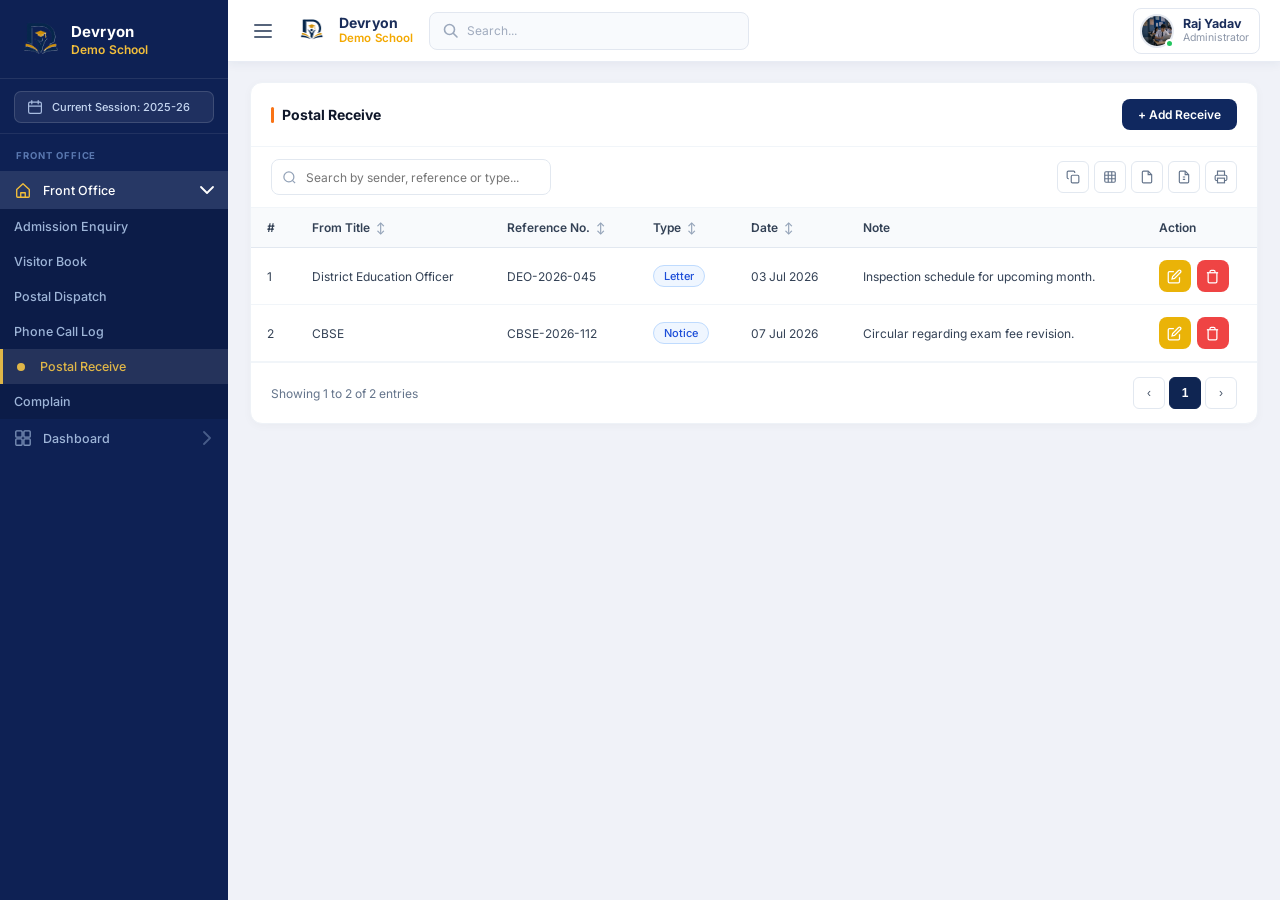
<file: pages/front-office/postal-receive.html>
<!doctype html>
<html lang="en">
<head>
  <meta charset="UTF-8">
  <meta name="viewport" content="width=device-width, initial-scale=1.0">
  <title>Postal Receive – School ERP</title>
  <link rel="icon" type="image/png" href="../../assets/images/front-office/logo.png">
  <link rel="preconnect" href="https://fonts.googleapis.com">
  <link rel="preconnect" href="https://fonts.gstatic.com" crossorigin>
  <link href="https://fonts.googleapis.com/css2?family=Inter:wght@400;500;600;700&display=swap" rel="stylesheet">
  <link rel="stylesheet" href="../../css/dashboard/dashboard.css">
  <link rel="stylesheet" href="../../css/front-office/front-office.css">
</head>
<body>
<div class="app-shell">

  <!-- ===== SIDEBAR ===== -->
  <aside class="sidebar" id="sidebar"></aside>

  <!-- ===== WORKSPACE ===== -->
  <section class="workspace">

    <!-- TOPBAR -->
    <header class="topbar">
      <button id="menuToggle" class="menu-toggle" aria-label="Toggle menu">
        <svg width="18" height="14" viewBox="0 0 18 14" fill="none">
          <path d="M1 1h16M1 7h16M1 13h16" stroke="#56647b" stroke-width="2" stroke-linecap="round"/>
        </svg>
      </button>
      <div class="header-brand" onclick="window.location.href='../../pages/dashboard/index.html'" style="cursor:pointer;">
        <div class="hb-logo-box">
          <img src="../../assets/images/branding/school-logo.png" alt="School Logo" class="hb-logo-img">
        </div>
        <div class="hb-text">
          <span class="hb-name">Devryon</span>
          <span class="hb-sub">Demo School</span>
        </div>
      </div>
      <div class="header-search">
        <svg class="search-svg" width="16" height="16" viewBox="0 0 16 16" fill="none">
          <circle cx="6.5" cy="6.5" r="5" stroke="#9ba8bc" stroke-width="1.6"/>
          <path d="M10.5 10.5L14 14" stroke="#9ba8bc" stroke-width="1.6" stroke-linecap="round"/>
        </svg>
        <input type="search" placeholder="Search...">
      </div>
      <div class="top-actions">
        <div class="user-profile">
          <div class="user-avatar-wrap">
            <img class="user-avatar" src="../../assets/images/auth/login-hero.jpg" alt="Admin">
            <span class="user-online-dot"></span>
          </div>
          <div class="user-info">
            <span class="user-name">Raj Yadav</span>
            <span class="user-role">Administrator</span>
          </div>
        </div>
      </div>
    </header>

    <!-- PAGE CONTENT -->
    <main class="page">

      <section class="list-card">
        <div class="card-heading">
          <div class="section-title-wrap">
            <span class="orange-accent-bar"></span>
            <span class="section-title-text">Postal Receive</span>
          </div>
          <button class="btn primary" id="openAddModal">+ Add Receive</button>
        </div>

        <div class="table-tools">
          <div class="search-input-wrap">
            <svg class="search-ico" viewBox="0 0 24 24" fill="none" stroke="#94a3b8" stroke-width="2">
              <circle cx="11" cy="11" r="8"/><line x1="21" y1="21" x2="16.65" y2="16.65"/>
            </svg>
            <input id="tableSearchInput" placeholder="Search by sender, reference or type...">
          </div>
          <div class="tool-actions">
            <div class="export-icon-group">
              <button class="export" title="Copy"><svg viewBox="0 0 24 24" fill="none" stroke="currentColor" stroke-width="2"><rect x="9" y="9" width="13" height="13" rx="2"/><path d="M5 15H4a2 2 0 01-2-2V4a2 2 0 012-2h9a2 2 0 012 2v1"/></svg></button>
              <button class="export" title="Export Excel"><svg viewBox="0 0 24 24" fill="none" stroke="currentColor" stroke-width="2"><rect x="3" y="3" width="18" height="18" rx="2"/><line x1="9" y1="3" x2="9" y2="21"/><line x1="15" y1="3" x2="15" y2="21"/><line x1="3" y1="9" x2="21" y2="9"/><line x1="3" y1="15" x2="21" y2="15"/></svg></button>
              <button class="export" title="Export CSV"><svg viewBox="0 0 24 24" fill="none" stroke="currentColor" stroke-width="2"><path d="M14 2H6a2 2 0 00-2 2v16a2 2 0 002 2h12a2 2 0 002-2V8z"/><polyline points="14 2 14 8 20 8"/></svg></button>
              <button class="export" title="Export PDF"><svg viewBox="0 0 24 24" fill="none" stroke="currentColor" stroke-width="2"><path d="M14 2H6a2 2 0 00-2 2v16a2 2 0 002 2h12a2 2 0 002-2V8z"/><path d="M14 2v6h6"/><path d="M10 12h4"/><path d="M10 16h4"/></svg></button>
              <button class="export" title="Print"><svg viewBox="0 0 24 24" fill="none" stroke="currentColor" stroke-width="2"><polyline points="6 9 6 2 18 2 18 9"/><path d="M6 18H4a2 2 0 01-2-2v-5a2 2 0 012-2h16a2 2 0 012 2v5a2 2 0 01-2 2h-2"/><rect x="6" y="14" width="12" height="8"/></svg></button>
            </div>
          </div>
        </div>

        <div class="table-wrap">
          <table id="receiveTable">
            <thead>
              <tr>
                <th>#</th>
                <th>From Title <span class="sort-icon">↕</span></th>
                <th>Reference No. <span class="sort-icon">↕</span></th>
                <th>Type <span class="sort-icon">↕</span></th>
                <th>Date <span class="sort-icon">↕</span></th>
                <th>Note</th>
                <th>Action</th>
              </tr>
            </thead>
            <tbody>
              <!-- Populated by postal-receive.js -->
            </tbody>
          </table>
        </div>

        <div class="pager">
          <span>Showing 0 entries</span>
          <div class="pages">
            <button class="page-nav">‹</button>
            <button class="current">1</button>
            <button class="page-nav">›</button>
          </div>
        </div>
      </section>

    </main>
  </section>
</div>

<!-- ===== ADD / EDIT POSTAL RECEIVE MODAL ===== -->
<div class="modal" id="receiveModal" aria-hidden="true">
  <div class="modal-card">
    <div class="modal-head">
      <div>
        <span class="modal-icon">📥</span>
        <span>
          <strong>Add Postal Receive</strong>
          <small>Fill in receive details below</small>
        </span>
      </div>
      <button class="modal-close" data-close-modal="receiveModal" aria-label="Close">×</button>
    </div>
    <form id="receiveForm">
      <div class="modal-body">
        <div class="fo-form-grid">
          <div class="fo-form-field">
            <label>From Title *</label>
            <input type="text" id="fromTitle" placeholder="Enter sender name / title" required>
          </div>
          <div class="fo-form-field">
            <label>Reference No.</label>
            <input type="text" id="referenceNo" placeholder="Enter reference number">
          </div>
          <div class="fo-form-field">
            <label>Date *</label>
            <input type="date" id="receiveDate" required>
          </div>
          <div class="fo-form-field">
            <label>Type</label>
            <select id="receiveType">
              <option>Letter</option>
              <option>Parcel</option>
              <option>Notice</option>
              <option>Courier</option>
              <option>Other</option>
            </select>
          </div>
          <div class="fo-form-field wide">
            <label>Address</label>
            <textarea id="address" placeholder="Enter sender address"></textarea>
          </div>
          <div class="fo-form-field wide">
            <label>Note</label>
            <textarea id="note" placeholder="Additional notes"></textarea>
          </div>
        </div>
      </div>
      <div class="modal-foot">
        <button type="button" class="btn ghost" data-close-modal="receiveModal">Cancel</button>
        <button type="submit" class="btn primary">▣ &nbsp;Save Receive&nbsp;→</button>
      </div>
    </form>
  </div>
</div>

<!-- Scripts -->
<script src="../../js/common/storage-utils.js"></script>
<script src="../../js/common/export-utils.js"></script>
<script src="../../js/front-office/sidebar-template.js"></script>
<script src="../../js/front-office/front-office.js"></script>
<script src="../../js/front-office/postal-receive.js"></script>
</body>
</html>
</file>
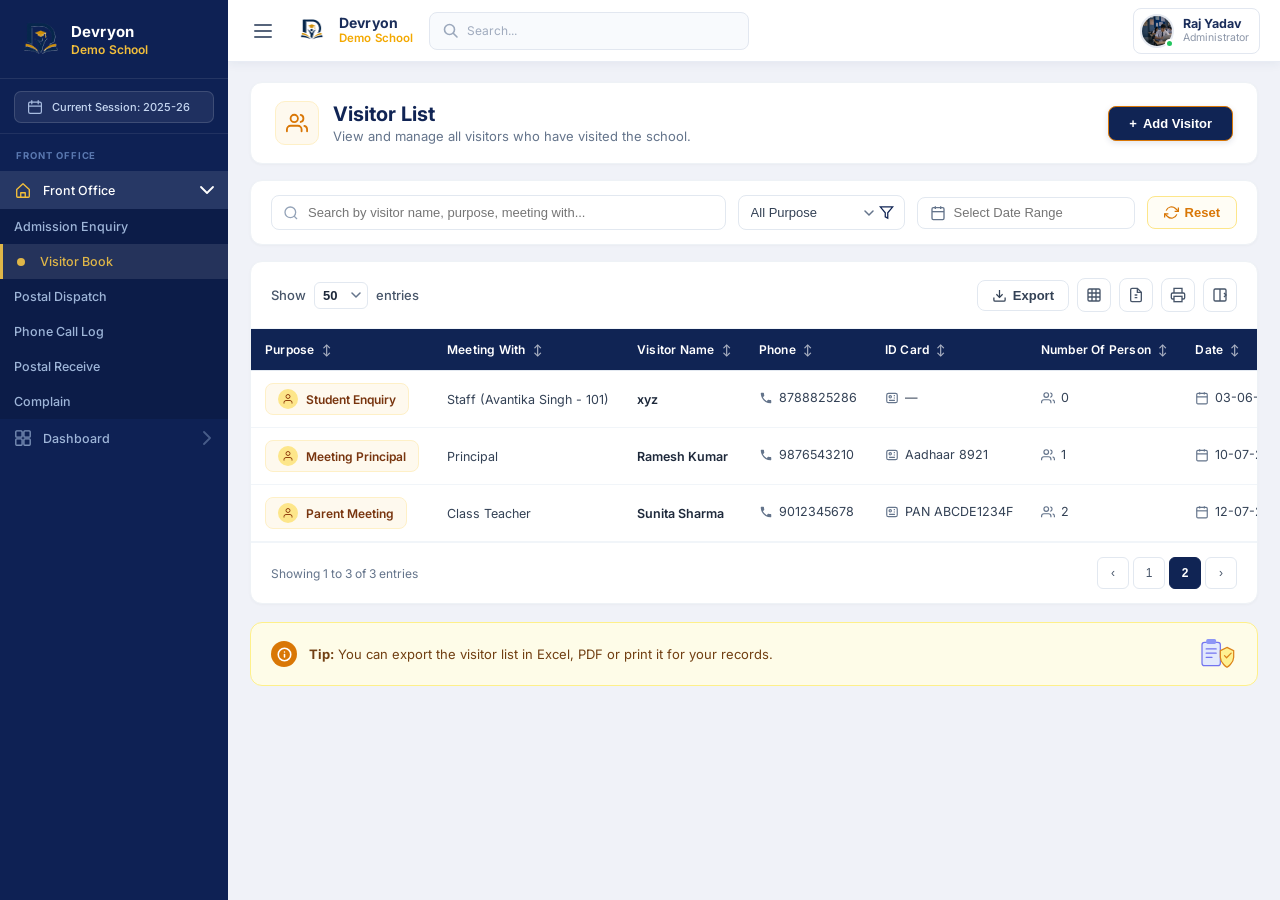
<file: pages/front-office/visitor.html>
<!doctype html>
<html lang="en">
<head>
  <meta charset="UTF-8">
  <meta name="viewport" content="width=device-width, initial-scale=1.0">
  <title>Visitor Book – School ERP</title>
  <link rel="icon" type="image/png" href="../../assets/images/front-office/logo.png">
  <link rel="preconnect" href="https://fonts.googleapis.com">
  <link rel="preconnect" href="https://fonts.gstatic.com" crossorigin>
  <link href="https://fonts.googleapis.com/css2?family=Inter:wght@400;500;600;700&display=swap" rel="stylesheet">
  <!-- Base layout (sidebar, topbar, workspace) -->
  <link rel="stylesheet" href="../../css/dashboard/dashboard.css">
  <!-- Shared Front Office styles (modal, form grid, table helpers) -->
  <link rel="stylesheet" href="../../css/front-office/front-office.css">
</head>
<body>
<div class="app-shell">

  <!-- ===== SIDEBAR (populated by sidebar-template.js) ===== -->
  <aside class="sidebar" id="sidebar"></aside>

  <!-- ===== WORKSPACE ===== -->
  <section class="workspace">

    <!-- TOPBAR -->
    <header class="topbar">
      <button id="menuToggle" class="menu-toggle" aria-label="Toggle menu">
        <svg width="18" height="14" viewBox="0 0 18 14" fill="none">
          <path d="M1 1h16M1 7h16M1 13h16" stroke="#56647b" stroke-width="2" stroke-linecap="round"/>
        </svg>
      </button>
      <div class="header-brand" onclick="window.location.href='../../pages/dashboard/index.html'" style="cursor:pointer;">
        <div class="hb-logo-box">
          <img src="../../assets/images/branding/school-logo.png" alt="School Logo" class="hb-logo-img">
        </div>
        <div class="hb-text">
          <span class="hb-name">Devryon</span>
          <span class="hb-sub">Demo School</span>
        </div>
      </div>
      <div class="header-search">
        <svg class="search-svg" width="16" height="16" viewBox="0 0 16 16" fill="none">
          <circle cx="6.5" cy="6.5" r="5" stroke="#9ba8bc" stroke-width="1.6"/>
          <path d="M10.5 10.5L14 14" stroke="#9ba8bc" stroke-width="1.6" stroke-linecap="round"/>
        </svg>
        <input type="search" placeholder="Search...">
      </div>
      <div class="top-actions">
        <div class="user-profile">
          <div class="user-avatar-wrap">
            <img class="user-avatar" src="../../assets/images/auth/login-hero.jpg" alt="Admin">
            <span class="user-online-dot"></span>
          </div>
          <div class="user-info">
            <span class="user-name">Raj Yadav</span>
            <span class="user-role">Administrator</span>
          </div>
        </div>
      </div>
    </header>

    <!-- PAGE CONTENT -->
    <main class="page">

      <!-- Header Card -->
      <section class="visitor-header-card">
        <div class="visitor-header-left">
          <div class="visitor-icon-box">
            <svg width="22" height="22" viewBox="0 0 24 24" fill="none" stroke="currentColor" stroke-width="2" stroke-linecap="round" stroke-linejoin="round">
              <path d="M17 21v-2a4 4 0 0 0-4-4H5a4 4 0 0 0-4 4v2"></path>
              <circle cx="9" cy="7" r="4"></circle>
              <path d="M23 21v-2a4 4 0 0 0-3-3.87"></path>
              <path d="M16 3.13a4 4 0 0 1 0 7.75"></path>
            </svg>
          </div>
          <div class="visitor-title-box">
            <h2>Visitor List</h2>
            <p>View and manage all visitors who have visited the school.</p>
          </div>
        </div>
        <button class="btn-add-visitor" id="openAddModal" type="button">
          <span>+</span> Add Visitor
        </button>
      </section>

      <!-- Filter / Search Bar Card -->
      <section class="visitor-filter-card">
        <div class="visitor-search-input-wrap">
          <svg viewBox="0 0 24 24" fill="none" stroke="currentColor" stroke-width="2">
            <circle cx="11" cy="11" r="8"></circle>
            <line x1="21" y1="21" x2="16.65" y2="16.65"></line>
          </svg>
          <input id="tableSearchInput" placeholder="Search by visitor name, purpose, meeting with...">
        </div>

        <div class="visitor-purpose-select-wrap">
          <select id="filterPurpose">
            <option value="">All Purpose</option>
            <option value="Student Enquiry">Student Enquiry</option>
            <option value="Parent Meeting">Parent Meeting</option>
            <option value="Meeting Principal">Meeting Principal</option>
            <option value="Staff Meeting">Staff Meeting</option>
            <option value="Official Work">Official Work</option>
            <option value="Other">Other</option>
          </select>
          <svg class="select-caret" viewBox="0 0 10 6" fill="none"><path d="M1 1l4 4 4-4" stroke="currentColor" stroke-width="1.5" stroke-linecap="round"/></svg>
          <svg class="filter-funnel-icon" viewBox="0 0 24 24" fill="none" stroke="currentColor" stroke-width="2"><polygon points="22 3 2 3 10 12.46 10 19 14 21 14 12.46 22 3"/></svg>
        </div>

        <div class="visitor-date-range-wrap">
          <svg viewBox="0 0 24 24" fill="none" stroke="currentColor" stroke-width="2" width="16" height="16"><rect x="3" y="4" width="18" height="18" rx="2"/><line x1="16" y1="2" x2="16" y2="6"/><line x1="8" y1="2" x2="8" y2="6"/><line x1="3" y1="10" x2="21" y2="10"/></svg>
          <input type="text" id="filterDateRange" placeholder="Select Date Range" onfocus="(this.type='date')" onblur="if(!this.value)this.type='text'">
        </div>

        <button class="btn-visitor-reset" id="btnResetFilters" type="button">
          <svg viewBox="0 0 24 24" fill="none" stroke="currentColor" stroke-width="2" width="15" height="15"><path d="M23 4v6h-6"/><path d="M1 20v-6h6"/><path d="M3.51 9a9 9 0 0114.85-3.36L23 10M1 14l4.64 4.36A9 9 0 0020.49 15"/></svg>
          Reset
        </button>
      </section>

      <!-- Table Card -->
      <section class="visitor-table-card">
        <div class="visitor-table-toolbar">
          <div class="show-entries-wrap">
            <span>Show</span>
            <select id="perPageSelect">
              <option value="10">10</option>
              <option value="25">25</option>
              <option value="50" selected>50</option>
              <option value="100">100</option>
            </select>
            <span>entries</span>
          </div>
          <div class="table-actions-right">
            <button class="btn-export-main" title="Export">
              <svg viewBox="0 0 24 24" fill="none" stroke="currentColor" stroke-width="2" width="15" height="15"><path d="M21 15v4a2 2 0 0 1-2 2H5a2 2 0 0 1-2-2v-4"/><polyline points="7 10 12 15 17 10"/><line x1="12" y1="15" x2="12" y2="3"/></svg>
              Export
            </button>
            <button class="tool-icon-btn export" title="Export Excel">
              <svg viewBox="0 0 24 24" fill="none" stroke="currentColor" stroke-width="2"><rect x="3" y="3" width="18" height="18" rx="2"/><line x1="9" y1="3" x2="9" y2="21"/><line x1="15" y1="3" x2="15" y2="21"/><line x1="3" y1="9" x2="21" y2="9"/><line x1="3" y1="15" x2="21" y2="15"/></svg>
            </button>
            <button class="tool-icon-btn export" title="Export PDF">
              <svg viewBox="0 0 24 24" fill="none" stroke="currentColor" stroke-width="2"><path d="M14 2H6a2 2 0 00-2 2v16a2 2 0 002 2h12a2 2 0 002-2V8z"/><path d="M14 2v6h6"/><path d="M10 12h4"/><path d="M10 16h4"/></svg>
            </button>
            <button class="tool-icon-btn export" title="Print">
              <svg viewBox="0 0 24 24" fill="none" stroke="currentColor" stroke-width="2"><polyline points="6 9 6 2 18 2 18 9"/><path d="M6 18H4a2 2 0 01-2-2v-5a2 2 0 012-2h16a2 2 0 012 2v5a2 2 0 01-2 2h-2"/><rect x="6" y="14" width="12" height="8"/></svg>
            </button>
            <button class="tool-icon-btn export" title="Columns">
              <svg viewBox="0 0 24 24" fill="none" stroke="currentColor" stroke-width="2"><rect x="3" y="3" width="18" height="18" rx="2"/><path d="M12 3v18"/><path d="M18 9l3 3-3 3"/></svg>
            </button>
          </div>
        </div>

        <!-- Table -->
        <div class="table-wrap" style="overflow-x: auto;">
          <table class="visitor-table" id="visitorTable">
            <thead>
              <tr>
                <th>Purpose <span class="sort-icon">↕</span></th>
                <th>Meeting With <span class="sort-icon">↕</span></th>
                <th>Visitor Name <span class="sort-icon">↕</span></th>
                <th>Phone <span class="sort-icon">↕</span></th>
                <th>ID Card <span class="sort-icon">↕</span></th>
                <th>Number Of Person <span class="sort-icon">↕</span></th>
                <th>Date <span class="sort-icon">↕</span></th>
                <th>In Time <span class="sort-icon">↕</span></th>
                <th>Out Time <span class="sort-icon">↕</span></th>
                <th style="text-align:center;">Action</th>
              </tr>
            </thead>
            <tbody>
              <!-- Populated by visitor.js -->
            </tbody>
          </table>
        </div>

        <div class="visitor-pagination-bar">
          <span class="pagination-info">Showing 1 to 3 of 3 entries</span>
          <div class="pages" style="display:flex;gap:4px;">
            <button class="visitor-page-btn" type="button">‹</button>
            <button class="visitor-page-btn" type="button">1</button>
            <button class="visitor-page-btn active" type="button">2</button>
            <button class="visitor-page-btn" type="button">›</button>
          </div>
        </div>
      </section>

      <!-- Bottom Tip Banner -->
      <section class="visitor-tip-banner">
        <div class="visitor-tip-left">
          <div class="tip-info-icon">
            <svg width="15" height="15" viewBox="0 0 24 24" fill="none" stroke="currentColor" stroke-width="2.5" stroke-linecap="round" stroke-linejoin="round">
              <circle cx="12" cy="12" r="10"></circle>
              <line x1="12" y1="16" x2="12" y2="12"></line>
              <line x1="12" y1="8" x2="12.01" y2="8"></line>
            </svg>
          </div>
          <span><strong>Tip:</strong> You can export the visitor list in Excel, PDF or print it for your records.</span>
        </div>
        <div class="visitor-tip-graphic">
          <svg width="40" height="34" viewBox="0 0 48 40" fill="none">
            <rect x="6" y="6" width="22" height="28" rx="3" fill="#e0e7ff" stroke="#6366f1" stroke-width="1.5"/>
            <rect x="11" y="2" width="12" height="6" rx="2" fill="#818cf8"/>
            <line x1="11" y1="14" x2="23" y2="14" stroke="#6366f1" stroke-width="1.5" stroke-linecap="round"/>
            <line x1="11" y1="19" x2="23" y2="19" stroke="#6366f1" stroke-width="1.5" stroke-linecap="round"/>
            <line x1="11" y1="24" x2="18" y2="24" stroke="#6366f1" stroke-width="1.5" stroke-linecap="round"/>
            <path d="M36 12l8 4v8c0 7-8 12-8 12s-8-5-8-12v-8l8-4z" fill="#fef08a" stroke="#d97706" stroke-width="1.5"/>
            <path d="M33 22l2.5 2.5 5.5-5.5" stroke="#d97706" stroke-width="1.5" stroke-linecap="round" stroke-linejoin="round"/>
          </svg>
        </div>
      </section>

    </main>
  </section>
</div>

<!-- ===== ADD / EDIT VISITOR MODAL ===== -->
<div class="modal" id="visitorModal" aria-hidden="true">
  <div class="modal-card">
    <div class="modal-head">
      <div>
        <span class="modal-icon">👤</span>
        <span>
          <strong>Add Visitor</strong>
          <small>Fill in visitor details below</small>
        </span>
      </div>
      <button class="modal-close" data-close-modal="visitorModal" aria-label="Close">×</button>
    </div>
    <form id="visitorForm">
      <div class="modal-body">
        <div class="fo-form-grid">
          <div class="fo-form-field">
            <label>Purpose *</label>
            <select id="visitorPurpose" required>
              <option value="">Select Purpose</option>
              <option value="Student Enquiry" selected>Student Enquiry</option>
              <option value="Parent Meeting">Parent Meeting</option>
              <option value="Meeting Principal">Meeting Principal</option>
              <option value="Staff Meeting">Staff Meeting</option>
              <option value="Official Work">Official Work</option>
              <option value="Other">Other</option>
            </select>
          </div>
          <div class="fo-form-field">
            <label>Meeting With</label>
            <input type="text" id="meetingWith" placeholder="e.g. Staff (Avantika Singh - 101)">
          </div>
          <div class="fo-form-field">
            <label>Visitor Name *</label>
            <input type="text" id="visitorName" placeholder="Enter visitor name" required>
          </div>
          <div class="fo-form-field">
            <label>Phone Number *</label>
            <input type="tel" id="visitorPhone" placeholder="Enter phone number" required>
          </div>
          <div class="fo-form-field">
            <label>ID Card / Proof</label>
            <input type="text" id="idProof" placeholder="e.g. Aadhaar 1234, PAN, —">
          </div>
          <div class="fo-form-field">
            <label>Number Of Persons</label>
            <input type="number" id="noOfPerson" placeholder="0" min="0" value="0">
          </div>
          <div class="fo-form-field">
            <label>Date *</label>
            <input type="date" id="visitorDate" required>
          </div>
          <div class="fo-form-field">
            <label>In Time</label>
            <input type="text" id="inTime" placeholder="e.g. 04:46 PM" value="04:46 PM">
          </div>
          <div class="fo-form-field">
            <label>Out Time</label>
            <input type="text" id="outTime" placeholder="e.g. 04:46 PM" value="04:46 PM">
          </div>
          <div class="fo-form-field wide">
            <label>Address</label>
            <textarea id="visitorAddress" placeholder="Enter address"></textarea>
          </div>
          <div class="fo-form-field wide">
            <label>Note</label>
            <textarea id="visitorNote" placeholder="Additional notes"></textarea>
          </div>
        </div>
      </div>
      <div class="modal-foot">
        <button type="button" class="btn ghost" data-close-modal="visitorModal">Cancel</button>
        <button type="submit" class="btn primary">▣ &nbsp;Save Visitor&nbsp;→</button>
      </div>
    </form>
  </div>
</div>

<!-- ===== VIEW VISITOR DETAILS MODAL ===== -->
<div class="modal" id="viewVisitorModal" aria-hidden="true">
  <div class="modal-card">
    <div class="modal-head">
      <div>
        <span class="modal-icon">👁</span>
        <span>
          <strong>Visitor Details</strong>
          <small>Complete visitor information</small>
        </span>
      </div>
      <button class="modal-close" data-close-modal="viewVisitorModal" onclick="closeModal('viewVisitorModal')" aria-label="Close">×</button>
    </div>
    <div class="modal-body" id="viewModalBody">
      <!-- Populated dynamically -->
    </div>
    <div class="modal-foot">
      <button type="button" class="btn ghost" onclick="closeModal('viewVisitorModal')">Close</button>
    </div>
  </div>
</div>

<!-- Scripts -->
<script src="../../js/common/storage-utils.js"></script>
<script src="../../js/common/export-utils.js"></script>
<script src="../../js/front-office/sidebar-template.js"></script>
<script src="../../js/front-office/front-office.js"></script>
<script src="../../js/front-office/visitor.js"></script>
</body>
</html>
</file>
<file: css/auth/signin.css>
/* ======================================================
   DEVRYON ERP - SIGN UP / REGISTRATION PAGE STYLESHEET
   Design System: Navy Blue + Gold + White
====================================================== */

/* ==========================================
   DESIGN TOKENS & CSS VARIABLES
========================================== */
:root {
  --navy: #162b68;
  --navy-dark: #0e172c;
  --navy-light: #2146a5;
  --gold: #d99b26;
  --gold-hover: #c68a18;
  --gold-light: #fef3c7;
  --white: #ffffff;
  --bg-light: #f8fafc;
  --text-dark: #0f172a;
  --text-body: #334155;
  --text-muted: #64748b;
  --border-color: #e2e8f0;
  --border-focus: #162b68;
  --error: #ef4444;
  --error-bg: #fef2f2;
  --shadow-sm: 0 1px 3px rgba(0, 0, 0, 0.05);
  --shadow-card: 0 10px 25px -5px rgba(0, 0, 0, 0.08);
  --radius-sm: 6px;
  --radius-md: 8px;
  --radius-lg: 12px;
  --font-family: 'Inter', system-ui, -apple-system, BlinkMacSystemFont, 'Segoe UI', Roboto, sans-serif;
}

/* ==========================================
   RESET & GLOBAL BASE
========================================== */
* {
  margin: 0;
  padding: 0;
  box-sizing: border-box;
}

html, body {
  width: 100%;
  height: 100%;
  font-family: var(--font-family);
  background-color: var(--bg-light);
  color: var(--text-body);
  line-height: 1.5;
  -webkit-font-smoothing: antialiased;
  -moz-osx-font-smoothing: grayscale;
}

body {
  min-height: 100vh;
  display: flex;
  overflow-x: hidden;
  overflow-y: hidden;
}

/* ==========================================
   MAIN LAYOUT CONTAINER (40% / 60%)
========================================== */
.page-container {
  display: flex;
  width: 100vw;
  min-height: 100vh;
  position: relative;
}

/* ==========================================
   LEFT SIGN-UP SECTION (40% Width)
========================================== */
.left-section {
  width: 40%;
  background: var(--white);
  display: flex;
  flex-direction: column;
  justify-content: space-between;
  padding: 18px 40px 16px;
  position: relative;
  overflow-y: auto;
  z-index: 1;
}

/* Scrollbar for left section if needed on low heights */
.left-section::-webkit-scrollbar {
  width: 5px;
}
.left-section::-webkit-scrollbar-track {
  background: transparent;
}
.left-section::-webkit-scrollbar-thumb {
  background: #cbd5e1;
  border-radius: 4px;
}

/* Decorative Background Elements */
.dots-pattern {
  position: absolute;
  pointer-events: none;
  z-index: 0;
  opacity: 0.7;
}

.dots-top-left {
  top: 14px;
  left: 14px;
}

.dots-bottom-right {
  bottom: 18px;
  right: 16px;
}

.gold-wave-bottom {
  position: absolute;
  bottom: 0;
  left: 0;
  pointer-events: none;
  z-index: 0;
  width: 166px;
  height: 146px;
}

/* Header & Brand Logo */
.brand-header {
  position: relative;
  z-index: 2;
  margin-bottom: 8px;
  margin-left: 24px;
}

.logo-container {
  display: inline-flex;
  align-items: center;
  text-decoration: none;
}

.logo-img {
  width: 235px;
  height: 94px;
  object-fit: cover;
  object-position: center;
  display: block;
}

/* Form Container */
.signup-content {
  position: relative;
  z-index: 2;
  width: 100%;
  max-width: 404px;
  margin: 0 0 0 24px;
}

.form-header {
  margin-bottom: 18px;
}

.form-title {
  font-size: 28px;
  font-weight: 700;
  color: var(--text-dark);
  letter-spacing: -0.7px;
  margin-bottom: 8px;
}

.form-subtitle {
  font-size: 13.25px;
  color: var(--text-muted);
}

/* Registration Form */
.signup-form {
  display: flex;
  flex-direction: column;
  gap: 14px;
}

/* Input Fields */
.form-group {
  display: flex;
  flex-direction: column;
  gap: 7px;
}

.form-label {
  font-size: 12.75px;
  font-weight: 600;
  color: var(--text-dark);
  display: flex;
  justify-content: space-between;
  align-items: center;
}

.input-wrapper {
  position: relative;
  display: flex;
  align-items: center;
}

.input-icon-left {
  position: absolute;
  left: 13px;
  color: #94a3b8;
  display: flex;
  align-items: center;
  justify-content: center;
  pointer-events: none;
  transition: color 0.2s ease;
}

.input-icon-left svg {
  width: 17px;
  height: 17px;
  fill: none;
  stroke: currentColor;
  stroke-width: 2;
  stroke-linecap: round;
  stroke-linejoin: round;
}

.form-input {
  width: 100%;
  height: 48px;
  padding: 0 14px 0 42px;
  font-size: 13.25px;
  font-family: inherit;
  color: var(--text-dark);
  background-color: var(--white);
  border: 1px solid var(--border-color);
  border-radius: var(--radius-md);
  outline: none;
  transition: border-color 0.2s ease, box-shadow 0.2s ease;
}

.form-input.has-right-icon {
  padding-right: 42px;
}

.form-input::placeholder {
  color: #94a3b8;
}

.form-input:focus {
  border-color: var(--navy);
  box-shadow: 0 0 0 3px rgba(22, 43, 104, 0.1);
}

.form-input:focus + .input-icon-left,
.input-wrapper:focus-within .input-icon-left {
  color: var(--navy);
}

/* Field Error State */
.form-group.error .form-input {
  border-color: var(--error);
  background-color: var(--error-bg);
}

.form-group.error .input-icon-left {
  color: var(--error);
}

.error-text {
  font-size: 11.25px;
  color: var(--error);
  margin-top: 1px;
  display: none;
  font-weight: 500;
}

.form-group.error .error-text {
  display: block;
}

/* Password Toggle Icon Button */
.password-toggle-btn {
  position: absolute;
  right: 11px;
  background: none;
  border: none;
  color: #94a3b8;
  cursor: pointer;
  padding: 4px;
  display: flex;
  align-items: center;
  justify-content: center;
  border-radius: 4px;
  transition: color 0.2s ease;
}

.password-toggle-btn:hover {
  color: var(--navy);
}

.password-toggle-btn svg {
  width: 17px;
  height: 17px;
  fill: none;
  stroke: currentColor;
  stroke-width: 2;
  stroke-linecap: round;
  stroke-linejoin: round;
}

/* Terms Checkbox */
.terms-group {
  margin-top: 0;
  margin-bottom: 0;
}

.checkbox-container {
  display: flex;
  align-items: center;
  gap: 9px;
  cursor: pointer;
  user-select: none;
  font-size: 12.9px;
  color: var(--text-body);
}

.checkbox-container input[type="checkbox"] {
  appearance: none;
  -webkit-appearance: none;
  width: 18px;
  height: 18px;
  border: 1.5px solid #cbd5e1;
  border-radius: 4px;
  outline: none;
  cursor: pointer;
  display: grid;
  place-content: center;
  transition: all 0.2s ease;
  background-color: var(--white);
  flex-shrink: 0;
}

.checkbox-container input[type="checkbox"]:hover {
  border-color: var(--navy);
}

.checkbox-container input[type="checkbox"]:checked {
  background-color: var(--navy);
  border-color: var(--navy);
}

.checkbox-container input[type="checkbox"]:checked::before {
  content: "";
  width: 10px;
  height: 6px;
  border-left: 2px solid var(--white);
  border-bottom: 2px solid var(--white);
  transform: rotate(-45deg) translate(1px, -1px);
}

.gold-accent-link {
  color: var(--gold);
  font-weight: 600;
  text-decoration: none;
  transition: color 0.2s ease;
}

.gold-accent-link:hover {
  color: var(--gold-hover);
  text-decoration: underline;
}

/* Submit Button */
.submit-btn {
  width: 100%;
  height: 50px;
  background-color: var(--navy-dark);
  color: var(--white);
  border: none;
  border-radius: 8px;
  font-size: 16px;
  font-weight: 600;
  cursor: pointer;
  display: flex;
  align-items: center;
  justify-content: center;
  gap: 11px;
  margin-top: 14px;
  transition: background-color 0.25s ease, transform 0.2s ease, box-shadow 0.25s ease;
}

.submit-btn:hover {
  background-color: #172445;
  transform: translateY(-1px);
  box-shadow: 0 6px 16px rgba(14, 23, 44, 0.22);
}

.submit-btn:active {
  transform: translateY(0);
  box-shadow: none;
}

.btn-arrow {
  color: var(--gold);
  font-size: 18px;
  transition: transform 0.25s ease;
  display: inline-block;
  line-height: 1;
}

.submit-btn:hover .btn-arrow {
  transform: translateX(5px);
}

/* Sign In Redirect Link */
.login-redirect {
  text-align: center;
  font-size: 13.25px;
  color: var(--text-muted);
  margin-top: 16px;
}

/* Left Section Footer */
.left-footer {
  position: relative;
  z-index: 2;
  display: flex;
  flex-direction: column;
  align-items: center;
  gap: 4px;
  margin-top: 10px;
  padding-top: 8px;
  text-align: center;
}

.security-badge {
  display: flex;
  align-items: center;
  gap: 6px;
  font-size: 11.75px;
  color: var(--text-muted);
  font-weight: 500;
}

.security-badge svg {
  width: 15px;
  height: 15px;
  stroke: var(--navy);
  fill: none;
  stroke-width: 2;
}

.copyright-text {
  font-size: 11px;
  color: #94a3b8;
}

/* ==========================================
   RIGHT PROMOTIONAL SECTION (60% Width)
========================================== */
.right-section {
  width: 60%;
  position: relative;
  background-image: url('../../assets/images/auth/login-hero.jpg');
  background-size: cover;
  background-position: center right;
  background-repeat: no-repeat;
  display: flex;
  flex-direction: column;
  justify-content: center;
  padding: 54px 60px;
  color: var(--white);
  overflow: hidden;
}

/* Dark Navy Gradient Overlay - stronger dark tint on left for crisp readability */
.right-section::before {
  content: "";
  position: absolute;
  top: 0;
  left: 0;
  right: 0;
  bottom: 0;
  background: linear-gradient(90deg, rgba(7, 14, 33, 0.97) 0%, rgba(10, 20, 46, 0.94) 42%, rgba(10, 22, 52, 0.74) 70%, rgba(10, 22, 52, 0.35) 100%);
  z-index: 1;
}

/* Decorative background circle blurs */
.promo-decor-circle-1 {
  position: absolute;
  top: -100px;
  right: -100px;
  width: 380px;
  height: 380px;
  border-radius: 50%;
  background: rgba(217, 155, 38, 0.05);
  filter: blur(60px);
  z-index: 1;
}

.promo-decor-circle-2 {
  position: absolute;
  bottom: -80px;
  left: -80px;
  width: 320px;
  height: 320px;
  border-radius: 50%;
  background: rgba(33, 70, 165, 0.12);
  filter: blur(50px);
  z-index: 1;
}

/* Promotional Content Inner Container */
.promo-content {
  position: relative;
  z-index: 2;
  max-width: 470px;
}

.promo-eyebrow {
  font-size: 13px;
  font-weight: 600;
  color: var(--gold);
  letter-spacing: 0.3px;
  margin-bottom: 8px;
  padding-top: 32px;
}

.eyebrow-dash {
  width: 34px;
  height: 2px;
  background-color: var(--gold);
  border-radius: 2px;
  margin-bottom: 22px;
}

.promo-headline {
  font-size: 36px;
  font-weight: 700;
  line-height: 1.2;
  color: var(--white);
  margin-bottom: 14px;
  letter-spacing: -0.5px;
}

.promo-headline .gold-text {
  color: var(--gold);
  display: inline-block;
}

.promo-description {
  font-size: 14px;
  color: rgba(255, 255, 255, 0.75);
  line-height: 1.55;
  margin-bottom: 30px;
  max-width: 380px;
}

/* Feature List (4 Items) */
.features-list {
  display: flex;
  flex-direction: column;
  gap: 14px;
  margin-bottom: 28px;
}

.feature-item {
  display: flex;
  align-items: center;
  gap: 14px;
}

.feature-icon-box {
  width: 44px;
  height: 44px;
  border-radius: 11px;
  background: rgba(255, 255, 255, 0.04);
  border: 1px solid rgba(255, 255, 255, 0.16);
  display: flex;
  align-items: center;
  justify-content: center;
  flex-shrink: 0;
  color: var(--gold);
  transition: border-color 0.25s ease, background 0.25s ease;
}

.feature-item:hover .feature-icon-box {
  background: rgba(217, 155, 38, 0.12);
  border-color: rgba(217, 155, 38, 0.4);
}

.feature-icon-box svg {
  width: 21px;
  height: 21px;
  fill: none;
  stroke: currentColor;
  stroke-width: 1.8;
  stroke-linecap: round;
  stroke-linejoin: round;
}

.feature-text-group {
  display: flex;
  flex-direction: column;
  gap: 2px;
}

.feature-title {
  font-size: 14.75px;
  font-weight: 600;
  color: var(--white);
}

.feature-desc {
  font-size: 12.9px;
  color: rgba(255, 255, 255, 0.65);
  line-height: 1.35;
}

/* Bottom Badge Box */
.trusted-badge-box {
  display: inline-flex;
  align-items: center;
  gap: 12px;
  padding: 12px 18px;
  border-radius: 11px;
  background: rgba(255, 255, 255, 0.04);
  border: 1px solid rgba(255, 255, 255, 0.16);
  backdrop-filter: blur(4px);
  color: var(--white);
  font-size: 13.5px;
  font-weight: 500;
  width: 100%;
  max-width: 380px;
  margin-bottom: 32px;
}

.trusted-badge-box svg {
  width: 18px;
  height: 18px;
  stroke: var(--gold);
  fill: none;
  stroke-width: 2;
  flex-shrink: 0;
}

/* ==========================================
   RESPONSIVE MEDIA QUERIES
========================================== */

/* Laptop Screens (992px to 1199px) */
@media (max-width: 1199px) {
  .left-section {
    width: 44%;
    padding: 18px 28px 16px;
  }
  
  .right-section {
    width: 56%;
    padding: 34px 40px;
  }

  .brand-header,
  .signup-content {
    margin-left: 20px;
  }

  .promo-headline {
    font-size: 31px;
  }

  .features-list {
    gap: 11px;
    margin-bottom: 22px;
  }

  .feature-icon-box {
    width: 40px;
    height: 40px;
  }
}

/* Tablet Screens (768px to 991px) */
@media (max-width: 991px) {
  body {
    overflow-y: auto;
  }

  .page-container {
    flex-direction: column;
    height: auto;
    min-height: 100vh;
  }

  .left-section {
    width: 100%;
    min-height: 100vh;
    padding: 28px 36px;
    max-width: 560px;
    margin: 0 auto;
    overflow-y: visible;
  }

  .brand-header,
  .signup-content {
    margin-left: 0;
  }

  .right-section {
    display: none;
  }
}

/* Mobile Screens (< 768px) */
@media (max-width: 767px) {
  body {
    background-color: var(--white);
  }

  .left-section {
    width: calc(100% - 32px);
    max-width: 480px;
    padding: 24px 16px 18px;
    margin: 0 auto;
    box-shadow: none;
  }

  .brand-header {
    margin-bottom: 6px;
    margin-left: 0;
  }

  .logo-img {
    width: 216px;
    height: 86px;
  }

  .signup-content {
    max-width: 100%;
    margin-left: 0;
  }

  .form-header {
    margin-bottom: 14px;
  }

  .form-title {
    font-size: 22px;
  }

  .form-subtitle {
    font-size: 12.9px;
  }

  .form-input {
    height: 42px;
    font-size: 13px;
  }

  .submit-btn {
    height: 50px;
    font-size: 16px;
  }

  .gold-wave-bottom {
    width: 112px;
    height: 92px;
  }
}
</file>
<file: css/dashboard/dashboard.css>
/* =====================================================
   DASHBOARD  –  Devryon Demo School
===================================================== */
*, *::before, *::after { box-sizing: border-box; margin: 0; padding: 0; }

html, body {
  height: 100%;
  font-family: 'Inter', sans-serif;
  background: #f0f2f8;
  color: #354361;
  overflow: hidden;
}
a { text-decoration: none; color: inherit; }

/* ===================================================
   APP SHELL
=================================================== */
.app-shell { display: flex; height: 100vh; overflow: hidden; }

/* ===================================================
   SIDEBAR
=================================================== */
.sidebar {
  width: 228px;
  min-width: 228px;
  background: #0e2154;
  display: flex;
  flex-direction: column;
  overflow-y: auto;
  overflow-x: hidden;
  transition: width .25s ease, min-width .25s ease, opacity .2s ease, left .25s ease;
  z-index: 200;
  scrollbar-width: thin;
  scrollbar-color: rgba(255,255,255,.12) transparent;
}
.sidebar.closed,
.sidebar.collapsed {
  width: 0 !important;
  min-width: 0 !important;
  padding: 0 !important;
  overflow: hidden !important;
  opacity: 0;
  visibility: hidden;
}
.sidebar::-webkit-scrollbar { width: 4px; }
.sidebar::-webkit-scrollbar-thumb { background: rgba(255,255,255,.18); border-radius: 4px; }

/* ── Brand ── */
.sidebar-brand {
  display: flex;
  align-items: center;
  gap: 11px;
  cursor: pointer;
  padding: 18px 16px 16px;
  border-bottom: 1px solid rgba(255,255,255,.09);
  flex-shrink: 0;
}

.brand-logo-box {
  width: 44px; height: 44px;
  border-radius: 10px;
  display: flex; align-items: center; justify-content: center;
  flex-shrink: 0;
  overflow: hidden;
}
.brand-logo-img {
  width: 46px; height: 46px;
  object-fit: contain;
}

.brand-text { display: flex; flex-direction: column; line-height: 1.25; }
.brand-name {
  font-size: 15px; font-weight: 700;
  color: #ffffff; letter-spacing: .01em;
}
.brand-sub {
  font-size: 12px; font-weight: 600;
  color: #f3bf3b; letter-spacing: .01em;
}

/* ── Session pill ── */
.session-pill-wrap {
  padding: 12px 14px 10px;
  border-bottom: 1px solid rgba(255,255,255,.08);
}
.session-pill {
  display: flex; align-items: center; gap: 9px;
  background: rgba(255,255,255,.07);
  border: 1px solid rgba(255,255,255,.14);
  border-radius: 7px;
  padding: 7px 12px;
  font-size: 11px; font-weight: 500;
  color: #c4d5f0;
  white-space: nowrap;
}
.session-pill-icon {
  width: 16px; height: 16px;
  flex-shrink: 0;
}

/* ── Nav label ── */
.nav-label {
  font-size: 9.5px; font-weight: 700;
  letter-spacing: .1em;
  color: #5a78b0;
  padding: 16px 16px 6px;
}

/* ── Nav links ── */
#mainNav {
  flex: 1;
  padding: 4px 0 24px;
}

#mainNav a {
  display: flex; align-items: center;
  gap: 11px;
  padding: 10px 16px 10px 14px;
  font-size: 12.5px; font-weight: 500;
  color: #9eb5d8;
  border-left: none;
  transition: background .18s, color .18s;
  cursor: pointer;
  white-space: nowrap;
}

/* Icon wrapper */
.nav-icon {
  width: 18px; height: 18px;
  flex-shrink: 0;
  display: flex; align-items: center; justify-content: center;
  opacity: .75;
}
.nav-icon svg {
  width: 18px; height: 18px;
}

.nav-text { flex: 1; }

/* Arrow */
.nav-arrow {
  width: 10px; height: 16px;
  flex-shrink: 0; opacity: .4;
  display: flex; align-items: center;
}
.nav-arrow svg { width: 10px; height: 16px; }

/* Hover */
#mainNav a:hover {
  background: rgba(255,255,255,.06);
  color: #dde8f8;
}
#mainNav a:hover .nav-icon { opacity: .95; }
#mainNav a:hover .nav-arrow { opacity: .7; }

/* Active */
#mainNav a.active {
  background: rgba(255,255,255,.1);
  color: #ffffff;
  border-left: none;
}
#mainNav a.active .nav-icon { opacity: 1; color: #f3bf3b; }
#mainNav a.active .nav-arrow { opacity: 1; color: #f3bf3b; }

/* ── Nav Group (dropdown parent) ── */
.nav-group { display: flex; flex-direction: column; }

.nav-group-toggle {
  display: flex; align-items: center;
  gap: 11px;
  padding: 10px 16px 10px 14px;
  font-size: 12.5px; font-weight: 500;
  color: #9eb5d8;
  border-left: none;
  transition: background .18s, color .18s;
  cursor: pointer;
  white-space: nowrap;
  user-select: none;
}
.nav-group-toggle:hover {
  background: rgba(255,255,255,.06);
  color: #dde8f8;
}
.nav-group-toggle:hover .nav-icon { opacity: .95; }
.nav-group-toggle.active {
  background: rgba(255,255,255,.1);
  color: #ffffff;
  border-left: none;
}
.nav-group-toggle.active .nav-icon { opacity: 1; color: #f3bf3b; }

/* Dropdown arrow rotates when open */
.nav-arrow--dropdown {
  width: 10px; height: 16px;
  flex-shrink: 0; opacity: .4;
  display: flex; align-items: center;
  transition: transform .22s ease, opacity .18s;
}
.nav-arrow--dropdown svg { width: 10px; height: 16px; }
.nav-group-toggle.active .nav-arrow--dropdown,
.nav-group-toggle:hover .nav-arrow--dropdown { opacity: .7; }
.nav-group.open .nav-arrow--dropdown { transform: rotate(90deg); opacity: 1; }
.nav-group-toggle.active.open-toggle .nav-arrow--dropdown { color: #f3bf3b; }

/* ── Submenu ── */
.nav-submenu {
  display: flex; flex-direction: column;
  overflow: hidden;
  max-height: 0;
  transition: max-height .28s ease;
  background: rgba(0,0,0,.15);
}
.nav-group.open .nav-submenu {
  max-height: 400px;
}

.nav-sub-item {
  display: flex; align-items: center; gap: 8px;
  padding: 10px 16px 10px 33px;
  font-size: 13px; font-weight: 500;
  color: #a3b8cc;
  border-left: 3px solid transparent;
  transition: background .15s, color .15s, border-color .15s;
  cursor: pointer;
  white-space: nowrap;
}
.nav-sub-item:hover {
  background: rgba(255,255,255,.06);
  color: #dde8f8;
}
.nav-sub-item.active {
  background: rgba(255,255,255,.09);
  color: #dfb648 !important;
  font-weight: 600;
  border-left: 3px solid #dfb648 !important;
}

/* Sub-item dot indicator (hidden by default; ONLY active item displays the golden dot) */
.sub-dot {
  display: none;
  width: 8px; height: 8px;
  border-radius: 50%;
  background: #dfb648 !important;
  flex-shrink: 0;
  margin-right: 4px;
}
.nav-sub-item.active .sub-dot {
  display: inline-block !important;
}

/* ===================================================
   WORKSPACE
=================================================== */
.workspace { flex: 1; display: flex; flex-direction: column; overflow: hidden; min-width: 0; }

/* ===================================================
   TOPBAR
=================================================== */
.topbar {
  height: 62px;
  background: #fff;
  border-bottom: 1px solid #e8ecf4;
  display: flex;
  align-items: center;
  gap: 12px;
  padding: 0 20px;
  flex-shrink: 0;
  box-shadow: 0 2px 10px rgba(25,46,84,.06);
  z-index: 100;
}

/* Hamburger */
.menu-toggle {
  background: none; border: none;
  cursor: pointer; padding: 6px;
  border-radius: 6px;
  display: flex; align-items: center; justify-content: center;
  transition: background .15s; flex-shrink: 0;
}
.menu-toggle:hover { background: #f0f3fa; }

/* ── Header Brand ── */
.header-brand {
  display: flex; align-items: center; gap: 9px;
  flex-shrink: 0; margin-right: 4px;
  cursor: pointer;
}
.hb-logo-box {
  width: 40px; height: 40px;

  border-radius: 9px;
  display: flex; align-items: center; justify-content: center;
  overflow: hidden; flex-shrink: 0;
}
.hb-logo-img {
  width: 30px; height: 30px; object-fit: contain;
}
.hb-text { display: flex; flex-direction: column; line-height: 1.2; }
.hb-name {
  font-size: 14px; font-weight: 700;
  color: #1a2d5a; letter-spacing: .01em;
}
.hb-sub {
  font-size: 11.5px; font-weight: 600;
  color: #f3a800; letter-spacing: .01em;
}

/* ── Search ── */
.header-search {
  display: flex; align-items: center; gap: 8px;
  height: 38px;
  width: min(320px, 28vw);
  border: 1px solid #e2e7f0;
  border-radius: 8px;
  padding: 0 13px;
  background: #f8fafd;
  transition: border-color .2s, background .2s;
  flex-shrink: 0;
}
.header-search:focus-within {
  border-color: #10285f; background: #fff;
}
.search-svg { flex-shrink: 0; }
.header-search input {
  border: none; outline: none; width: 100%;
  font: 12px 'Inter', sans-serif;
  color: #354361; background: transparent;
}
.header-search input::placeholder { color: #a0abbe; }

/* ── Top actions ── */
.top-actions {
  display: flex; align-items: center;
  gap: 6px; margin-left: auto;
}

.header-chip {
  height: 36px;
  padding: 0 11px;
  border: 1px solid #e2e7f0;
  border-radius: 8px;
  background: #fff;
  font: 500 12px 'Inter', sans-serif;
  color: #56647b;
  cursor: pointer;
  display: flex; align-items: center; gap: 6px;
  transition: border-color .15s, background .15s;
  white-space: nowrap; flex-shrink: 0;
}
.header-chip:hover {
  border-color: #10285f; color: #10285f;
  background: #f5f8ff;
}
.chip-caret { flex-shrink: 0; }

/* Badge variants */
.chip-badge {
  min-width: 18px; height: 18px;
  border-radius: 9px;
  font: 700 10px 'Inter', sans-serif;
  padding: 0 5px;
  display: flex; align-items: center; justify-content: center;
}
.chip-badge--blue  { background: #10285f; color: #fff; }
.chip-badge--orange { background: #f3a800; color: #fff; }

/* ── User profile ── */
.user-profile {
  display: flex; align-items: center; gap: 9px;
  padding: 5px 10px 5px 6px;
  border: 1px solid #e2e7f0;
  border-radius: 8px;
  cursor: pointer;
  transition: background .15s, border-color .15s;
  flex-shrink: 0;
  margin-left: 2px;
}
.user-profile:hover { background: #f5f8ff; border-color: #10285f; }

.user-avatar-wrap {
  position: relative; flex-shrink: 0;
}
.user-avatar {
  width: 34px; height: 34px;
  border-radius: 50%; object-fit: cover;
  border: 2px solid #e6eaf1;
  display: block;
}
.user-online-dot {
  width: 9px; height: 9px;
  background: #22c55e;
  border: 2px solid #fff;
  border-radius: 50%;
  position: absolute;
  bottom: 0; right: 0;
}
.user-info { display: flex; flex-direction: column; }
.user-name {
  font-size: 12.5px; font-weight: 700;
  color: #1a2d5a; line-height: 1.3; white-space: nowrap;
}
.user-role {
  font-size: 10.5px; color: #8c96a8;
  display: flex; align-items: center; gap: 3px;
  line-height: 1.2;
}

/* ===================================================
   PAGE
=================================================== */
.page {
  flex: 1; overflow-y: auto;
  padding: 20px 22px;
  background: #f0f2f8;
}

/* ===================================================
   DASHBOARD HOME VIEW
=================================================== */

/* Section titles */
.dash-section-title {
  font-size: 14px; font-weight: 600;
  color: #38445e; margin-bottom: 12px;
}

/* ─── Operational Overview ─── */
.overview-grid {
  display: grid;
  grid-template-columns: repeat(5, 1fr);
  gap: 12px; margin-bottom: 18px;
}
.overview-card {
  background: #fff; border-radius: 10px;
  padding: 14px 16px 16px;
  box-shadow: 0 2px 8px rgba(25,46,84,.06);
  border: 1px solid #eef0f8;
  border-top: 3px solid #f3bf3b;
  display: flex; flex-direction: column; gap: 8px;
}
.overview-card-top {
  display: flex; align-items: flex-start; gap: 10px;
}
.ov-ico {
  width: 26px; height: 26px;
  flex-shrink: 0; margin-top: 1px;
}
.overview-card-label {
  font-size: 9px; font-weight: 700;
  text-transform: uppercase; letter-spacing: .07em;
  color: #7a8fb8; line-height: 1.4;
}
.overview-card-val {
  font-size: 22px; font-weight: 700;
  color: #1a2d5a; line-height: 1;
  padding-left: 2px;
}
.overview-card-val span {
  font-size: 13px; color: #adb9cc; font-weight: 500;
}

/* ─── Charts row ─── */
.charts-row {
  display: grid;
  grid-template-columns: 1fr 280px;
  gap: 16px; margin-bottom: 16px;
}
.chart-card {
  background: #fff; border-radius: 10px;
  padding: 16px 18px;
  box-shadow: 0 2px 8px rgba(25,46,84,.06);
}
.chart-card-header {
  display: flex; justify-content: space-between;
  align-items: center; margin-bottom: 12px;
}
.chart-card-title { font-size: 13px; font-weight: 600; color: #38445e; }
.chart-date-badge {
  font-size: 10px; color: #56647b;
  border: 1px solid #e6eaf1; border-radius: 5px;
  padding: 3px 9px; display: flex; align-items: center; gap: 4px;
}
.chart-legend {
  display: flex; gap: 16px; margin-top: 10px; justify-content: center;
}
.legend-dot {
  display: flex; align-items: center; gap: 5px;
  font-size: 11px; color: #56647b;
}
.legend-dot::before {
  content: ''; width: 10px; height: 10px;
  border-radius: 50%; flex-shrink: 0;
}
.legend-dot.blue::before { background: #10285f; }
.legend-dot.orange::before { background: #f3bf3b; }

/* Donut card */
.donut-card {
  background: #fff; border-radius: 10px;
  padding: 16px 18px;
  box-shadow: 0 2px 8px rgba(25,46,84,.06);
  display: flex; flex-direction: column; align-items: center; justify-content: center;
}
.donut-label-text {
  font-size: 11px; font-weight: 600; color: #56647b;
  margin-top: 8px; display: flex; align-items: center; gap: 6px;
}
.donut-label-text::before {
  content: ''; width: 10px; height: 10px;
  border-radius: 50%;
}
.donut-label-text.income-lbl::before { background: #10285f; }
.donut-label-text.expense-lbl::before { background: #f3bf3b; }
.donut-wrapper { position: relative; width: 160px; height: 160px; }
.donut-center {
  position: absolute; top: 50%; left: 50%;
  transform: translate(-50%, -50%);
  text-align: center;
}
.donut-pct { font-size: 26px; font-weight: 700; color: #10285f; display: block; }
.donut-pct-lbl { font-size: 10px; color: #8994a7; font-weight: 500; letter-spacing: .05em; }

/* ─── Bottom stat cards row ─── */
.stat-row {
  display: grid;
  grid-template-columns: repeat(4, 1fr);
  gap: 14px; margin-bottom: 16px;
}
.stat-card {
  background: #fff; border-radius: 12px;
  padding: 16px 18px;
  box-shadow: 0 2px 8px rgba(25,46,84,.06);
  border: 1px solid #eef0f8;
}
.stat-card-header {
  display: flex; align-items: center; gap: 8px;
  margin-bottom: 14px;
}
.stat-card-ico {
  width: 22px; height: 22px; flex-shrink: 0;
}
.stat-card-ttl {
  font-size: 10px; font-weight: 700;
  letter-spacing: .07em; color: #6b7fa8;
  text-transform: uppercase;
}

.stat-sub-grid { display: flex; gap: 16px; flex-wrap: wrap; align-items: flex-end; }
.stat-item { display: flex; flex-direction: column; align-items: center; }
.stat-val {
  font-size: 22px; font-weight: 700; line-height: 1.1;
}
.stat-val.red    { color: #ef4444; }
.stat-val.orange { color: #f97316; }
.stat-val.green  { color: #22c55e; }
.stat-val.blue   { color: #3b82f6; }
.stat-val.gray   { color: #b0bbcc; font-size: 20px; }
.stat-lbl {
  font-size: 10px; color: #8994a7;
  margin-top: 3px; text-align: center; line-height: 1.3;
}

/* Attendance vertical bars */
.attend-grid { display: flex; gap: 20px; align-items: flex-end; padding-top: 4px; }
.attend-item { display: flex; flex-direction: column; align-items: center; gap: 4px; }

.attend-bar-wrap {
  width: 12px; height: 52px;
  background: #f0f2f8;
  border-radius: 6px;
  display: flex; align-items: flex-end;
  overflow: hidden;
}
.attend-bar {
  width: 100%; border-radius: 6px;
  min-height: 4px;
  transition: height .4s ease;
}
.attend-bar--green  { background: #22c55e; }
.attend-bar--orange { background: #f97316; }
.attend-bar--red    { background: #ef4444; }
.attend-bar--blue   { background: #3b82f6; }

.attend-val {
  font-size: 16px; font-weight: 700; color: #354361; line-height: 1;
}
.attend-val.green  { color: #22c55e; }
.attend-val.orange { color: #f97316; }
.attend-val.red    { color: #ef4444; }
.attend-val.blue   { color: #3b82f6; }
.attend-lbl { font-size: 10px; color: #8994a7; text-align: center; line-height: 1.3; }

/* ─── Summary cards row ─── */
.summary-row {
  display: grid;
  grid-template-columns: repeat(5, 1fr);
  gap: 12px; margin-bottom: 14px;
}
.summary-card {
  background: #fff; border-radius: 12px;
  padding: 16px 14px;
  box-shadow: 0 2px 8px rgba(25,46,84,.06);
  border: 1px solid #eef0f8;
  display: flex; align-items: center; gap: 12px;
}
.summary-icon-circle {
  width: 46px; height: 46px; border-radius: 50%;
  display: flex; align-items: center; justify-content: center;
  flex-shrink: 0;
}
.summary-icon-circle svg { width: 24px; height: 24px; }
.blue-circle   { background: #eff6ff; }
.orange-circle { background: #fff7ed; }
.purple-circle { background: #faf5ff; }
.teal-circle   { background: #f0fdfa; }
.pink-circle   { background: #fdf2f8; }

.summary-info { display: flex; flex-direction: column; gap: 3px; }
.summary-lbl {
  font-size: 9px; font-weight: 700;
  text-transform: uppercase; letter-spacing: .07em;
  color: #8994a7; line-height: 1.3;
}
.summary-val {
  font-size: 22px; font-weight: 700; color: #1a2d5a; line-height: 1.1;
}

/* ─── Role cards row ─── */
.role-row {
  display: grid;
  grid-template-columns: repeat(5, 1fr);
  gap: 12px; margin-bottom: 6px;
}
.role-card {
  background: #fff; border-radius: 12px;
  padding: 16px 14px;
  box-shadow: 0 2px 8px rgba(25,46,84,.06);
  border: 1px solid #eef0f8;
  display: flex; align-items: center; gap: 12px;
}
.role-icon-circle {
  width: 44px; height: 44px; border-radius: 50%;
  display: flex; align-items: center; justify-content: center;
  flex-shrink: 0;
}
.role-icon-circle svg { width: 24px; height: 24px; }
.green-rc  { background: #f0fdf4; }
.yellow-rc { background: #fefce8; }
.indigo-rc { background: #eef2ff; }
.rose-rc   { background: #fff1f2; }
.navy-rc   { background: #eef2ff; }

.role-info { display: flex; flex-direction: column; gap: 3px; }
.role-lbl {
  font-size: 9px; font-weight: 700;
  text-transform: uppercase; letter-spacing: .07em;
  color: #8994a7; line-height: 1.3;
}
.role-val { font-size: 22px; font-weight: 700; color: #1a2d5a; line-height: 1.1; }

/* ===================================================
   CONTENT CARDS / TABLE / MODAL / FORMS (unchanged)
=================================================== */
.content-card {
  background: #fff; border-radius: 10px;
  padding: 20px 22px;
  box-shadow: 0 2px 10px rgba(25,46,84,.06);
  margin-bottom: 20px;
}
.page-title { font-size: 17px; font-weight: 700; color: #10285f; margin-bottom: 4px; }
.page-sub { font-size: 12px; color: #8994a7; }

.criteria {
  background: #fff;
  border: 1px solid #eef2f7;
  border-radius: 12px;
  padding: 16px 20px 18px;
  margin-bottom: 20px;
  box-shadow: 0 2px 8px rgba(15,23,42,.03);
}
.section-title-wrap {
  display: flex;
  align-items: center;
  gap: 8px;
}
.orange-accent-bar {
  width: 3px;
  height: 16px;
  background-color: #f97316;
  border-radius: 2px;
  display: inline-block;
  flex-shrink: 0;
}
.section-title-text {
  font-size: 14px;
  font-weight: 700;
  color: #0f172a;
}
.criteria-grid-wrap {
  display: flex;
  justify-content: space-between;
  align-items: flex-end;
  gap: 16px;
  margin-top: 14px;
  flex-wrap: wrap;
}
.filter-grid {
  display: flex;
  flex-wrap: wrap;
  gap: 12px;
  align-items: flex-end;
  flex: 1;
}
.filter-grid .field {
  display: flex;
  flex-direction: column;
  gap: 6px;
  min-width: 140px;
  flex: 1;
}
.filter-grid .field label {
  font-size: 11px;
  font-weight: 600;
  color: #475569;
}
.input-icon-group {
  position: relative;
  display: flex;
  align-items: center;
}
.input-icon-group .field-ico {
  position: absolute;
  left: 10px;
  width: 15px;
  height: 15px;
  pointer-events: none;
}
.filter-grid .field input,
.filter-grid .field select {
  height: 36px;
  width: 100%;
  padding: 0 10px 0 32px;
  border: 1px solid #e2e8f0;
  border-radius: 8px;
  font: 12px 'Inter', sans-serif;
  color: #334155;
  background: #fff;
  outline: none;
  transition: border-color .15s, box-shadow .15s;
}
.filter-grid .field select.status-select {
  padding-left: 12px;
}
.filter-grid .field input:focus,
.filter-grid .field select:focus {
  border-color: #0f2552;
  box-shadow: 0 0 0 2px rgba(15,37,82,.08);
}
.criteria-right-col {
  display: flex;
  flex-direction: column;
  align-items: flex-end;
  gap: 8px;
}
.field-search {
  height: 36px;
  padding: 0 20px;
  background: #0f2552;
  color: #fff;
  border: none;
  border-radius: 8px;
  font: 600 12px 'Inter', sans-serif;
  cursor: pointer;
  white-space: nowrap;
  display: inline-flex;
  align-items: center;
  gap: 6px;
  transition: background .15s;
}
.field-search svg {
  width: 14px;
  height: 14px;
}
.field-search:hover { background: #081838; }
.reset {
  font-size: 11px;
  font-weight: 500;
  color: #f97316;
  cursor: pointer;
  display: inline-flex;
  align-items: center;
  gap: 4px;
  transition: opacity .15s;
}
.reset svg {
  width: 13px;
  height: 13px;
}
.reset:hover { opacity: .8; }

.list-card {
  background: #fff;
  border: 1px solid #eef2f7;
  border-radius: 12px;
  overflow: hidden;
  box-shadow: 0 2px 10px rgba(15,23,42,.03);
}
.card-heading {
  display: flex;
  justify-content: space-between;
  align-items: center;
  padding: 16px 20px;
  border-bottom: 1px solid #f1f5f9;
}
.btn.primary {
  background: #0f2552;
  color: #fff;
  border-radius: 8px;
  padding: 8px 16px;
  font-size: 12px;
  font-weight: 600;
}
.table-tools {
  display: flex;
  justify-content: space-between;
  align-items: center;
  padding: 12px 20px;
  border-bottom: 1px solid #f1f5f9;
  gap: 12px;
  flex-wrap: wrap;
}
.search-input-wrap {
  position: relative;
  display: flex;
  align-items: center;
  width: min(280px, 100%);
}
.search-input-wrap .search-ico {
  position: absolute;
  left: 11px;
  width: 15px;
  height: 15px;
  pointer-events: none;
}
.search-input-wrap input {
  height: 36px;
  width: 100%;
  padding: 0 12px 0 34px;
  border: 1px solid #e2e8f0;
  border-radius: 8px;
  font: 12px 'Inter', sans-serif;
  color: #334155;
  outline: none;
  background: #fff;
  transition: border-color .15s;
}
.search-input-wrap input:focus { border-color: #0f2552; }
.tool-actions { display: flex; align-items: center; gap: 8px; }
.tool-actions select {
  height: 32px;
  padding: 0 8px;
  border: 1px solid #e2e8f0;
  border-radius: 6px;
  font: 12px 'Inter', sans-serif;
  color: #475569;
  outline: none;
}
.per-page-text { font-size: 12px; color: #64748b; margin-right: 6px; }
.export-icon-group { display: flex; align-items: center; gap: 5px; }
.export {
  width: 32px; height: 32px;
  border: 1px solid #e2e8f0;
  border-radius: 6px;
  background: #fff;
  color: #64748b;
  cursor: pointer;
  display: inline-flex;
  align-items: center;
  justify-content: center;
  transition: background .15s, color .15s;
}
.export svg { width: 14px; height: 14px; }
.export:hover { background: #f8fafc; color: #0f2552; border-color: #cbd5e1; }
.table-wrap { overflow-x: auto; }
.table-wrap table { width: 100%; border-collapse: collapse; min-width: 750px; }
.table-wrap thead { background: #f8fafc; border-bottom: 1px solid #e2e8f0; }
.table-wrap th {
  padding: 12px 16px;
  text-align: left;
  font: 600 12px 'Inter', sans-serif;
  color: #334155;
  white-space: nowrap;
}
.sort-icon { font-size: 11px; color: #94a3b8; margin-left: 3px; }
.table-wrap td {
  padding: 12px 16px;
  border-bottom: 1px solid #f1f5f9;
  font-size: 12px;
  color: #334155;
  vertical-align: middle;
}
.table-wrap tbody tr:hover { background: #fafbfc; }
.person { display: inline-flex; align-items: center; gap: 10px; }
.initial {
  width: 30px; height: 30px;
  border-radius: 50%;
  font-size: 12px; font-weight: 700;
  display: flex; align-items: center; justify-content: center;
  flex-shrink: 0;
}
.person-name { font-weight: 500; color: #1e293b; }
.source-badge {
  display: inline-flex;
  align-items: center;
  gap: 6px;
  padding: 3px 10px;
  border-radius: 12px;
  font-size: 11px;
  font-weight: 500;
  color: #334155;
  white-space: nowrap;
}
.source-dot {
  width: 6px; height: 6px;
  border-radius: 50%;
  display: inline-block;
}
.date-cell {
  display: inline-flex;
  align-items: center;
  gap: 6px;
  color: #475569;
}
.cell-cal-icon { width: 14px; height: 14px; flex-shrink: 0; }
.status {
  display: inline-flex; align-items: center; gap: 5px;
  padding: 4px 10px; border-radius: 20px;
  font-size: 11px; font-weight: 600;
  background: #f0fdf4; color: #16a34a; border: 1px solid #bbf7d0;
  white-space: nowrap;
}
.status-dot { font-size: 8px; }
.row-actions { display: flex; gap: 6px; }
.act-btn {
  width: 32px; height: 32px;
  border: none; border-radius: 8px;
  cursor: pointer; display: flex; align-items: center; justify-content: center;
  transition: transform .1s, opacity .15s;
}
.act-btn svg { width: 15px; height: 15px; }
.act-btn:hover { opacity: .88; transform: translateY(-1px); }
.act-btn.call { background: #0f2552; color: #fff; }
.act-btn.edit { background: #eab308; color: #fff; }
.act-btn.delete { background: #ef4444; color: #fff; }
.pager {
  display: flex; justify-content: space-between; align-items: center;
  padding: 14px 20px; border-top: 1px solid #f1f5f9;
  font-size: 12px; color: #64748b; flex-wrap: wrap; gap: 8px;
}
.pages { display: flex; gap: 4px; }
.pages button {
  width: 32px; height: 32px;
  border: 1px solid #e2e8f0;
  border-radius: 6px; background: #fff;
  color: #475569; font-size: 12px; cursor: pointer; transition: all .15s;
}
.pages button:hover { background: #f8fafc; border-color: #cbd5e1; }
.pages button.current { background: #0f2552; color: #fff; border-color: #0f2552; font-weight: 600; }

/* Empty view */
.info-card.empty-view {
  display: flex; flex-direction: column;
  align-items: center; justify-content: center;
  text-align: center; padding: 60px 30px;
  background: #fff; border-radius: 10px;
  border: 1px solid #e8ecf4; color: #8994a7;
}
.info-card.empty-view .big-icon { font-size: 48px; margin-bottom: 16px; color: #c5d0e8; }
.info-card.empty-view h1 { font-size: 20px; color: #354361; margin-bottom: 8px; }
.info-card.empty-view p { font-size: 13px; color: #8994a7; max-width: 340px; }

/* Setup tabs */
.setup-tabs {
  display: flex; align-items: center; gap: 5px;
  background: #fff; border: 1px solid #e9edf5;
  border-radius: 8px; padding: 7px;
  margin-bottom: 16px;
  box-shadow: 0 2px 8px rgba(25,46,84,.035);
  flex-wrap: wrap;
}
.setup-tabs span { font-size: 10px; font-weight: 700; color: #8b96aa; padding: 0 8px; }
.setup-tabs a {
  padding: 9px 13px; color: #66738a;
  border-radius: 5px; font-size: 11px; font-weight: 600;
  transition: background .15s, color .15s;
}
.setup-tabs a:hover { background: #f0f4fb; color: #10285f; }
.setup-tabs a.active { color: #fff; background: #10285f; }

/* Detail items */
.detail-item {
  border: 1px solid #e9edf4; background: #fafbfe;
  border-radius: 6px; padding: 11px 12px; min-height: 59px;
}
.detail-item span { display: block; font-size: 9px; color: #8994a9; margin-bottom: 6px; }
.detail-item strong { font-size: 11px; color: #354361; font-weight: 600; }
.detail-item.wide { grid-column: span 3; }

/* Modal */
.modal {
  position: fixed; inset: 0;
  background: rgba(10,20,55,.45);
  display: none; align-items: center; justify-content: center; z-index: 9999;
}
.modal.open, .modal.show { display: flex; }
.modal-card {
  background: #fff; width: min(680px, 95vw);
  border-radius: 12px; overflow: hidden;
  box-shadow: 0 12px 48px rgba(10,20,55,.2);
  animation: slideUp .22s ease;
}
.modal-head {
  display: flex; justify-content: space-between; align-items: flex-start;
  padding: 18px 22px; background: #10285f; color: #fff; gap: 12px;
}
.modal-head > div { display: flex; align-items: flex-start; gap: 12px; }
.modal-icon { font-size: 20px; margin-top: 2px; flex-shrink: 0; }
.modal-head strong { display: block; font-size: 14px; font-weight: 700; color: #fff; }
.modal-head small { display: block; font-size: 11px; color: #a8c0e8; margin-top: 2px; }
.modal-close {
  background: rgba(255,255,255,.15); border: none; color: #fff;
  width: 28px; height: 28px; border-radius: 50%;
  font-size: 16px; cursor: pointer; line-height: 1; flex-shrink: 0;
  transition: background .15s;
}
.modal-close:hover { background: rgba(255,255,255,.3); }
.modal-body { padding: 22px; max-height: 65vh; overflow-y: auto; }
.modal-foot {
  display: flex; justify-content: flex-end; align-items: center;
  gap: 10px; padding: 14px 22px;
  border-top: 1px solid #eef0f6; background: #fafbfe;
}
.btn {
  display: inline-flex; align-items: center; gap: 6px;
  padding: 9px 18px; border: none; border-radius: 7px;
  font: 600 12px 'Inter', sans-serif; cursor: pointer;
  transition: background .15s, transform .1s;
}
.btn.primary { background: #10285f; color: #fff; }
.btn.primary:hover { background: #0b1e4a; }
.btn.ghost { background: #f0f3fa; color: #56647b; }
.btn.ghost:hover { background: #e4e9f4; }

/* Form fields */
#formFields {
  display: grid; grid-template-columns: repeat(2, 1fr); gap: 14px;
}
#formFields .form-field { display: flex; flex-direction: column; gap: 5px; }
#formFields .form-field.wide { grid-column: span 2; }
#formFields label { font-size: 11px; font-weight: 600; color: #56647b; }
#formFields input, #formFields select, #formFields textarea {
  width: 100%; padding: 8px 11px;
  border: 1px solid #dde2ec; border-radius: 6px;
  font: 12px 'Inter', sans-serif; color: #354361;
  outline: none; background: #fafbfe; transition: border-color .15s;
}
#formFields input:focus, #formFields select:focus, #formFields textarea:focus { border-color: #10285f; }
#formFields textarea { min-height: 72px; resize: vertical; }
#formFields .detail-item { border: 1px solid #e9edf4; background: #fafbfe; border-radius: 6px; padding: 10px 12px; min-height: 54px; }
#formFields .detail-item span { display: block; font-size: 9px; color: #8994a9; margin-bottom: 4px; font-weight: 600; text-transform: uppercase; letter-spacing: .05em; }
#formFields .detail-item strong { font-size: 12px; color: #354361; font-weight: 600; }

/* Animations */
@keyframes slideUp { from { opacity: 0; transform: translateY(18px); } to { opacity: 1; transform: translateY(0); } }
@keyframes fadeIn { from { opacity: 0; } to { opacity: 1; } }

/* ===================================================
   RESPONSIVE
=================================================== */
@media (max-width: 1200px) {
  .summary-row, .role-row { grid-template-columns: repeat(3, 1fr); }
  .overview-grid { grid-template-columns: repeat(3, 1fr); }
}
@media (max-width: 900px) {
  .sidebar {
    position: fixed; left: -228px; top: 0; height: 100vh;
    transition: left .25s ease;
  }
  .sidebar.open { left: 0; }
  .header-search { display: none; }
  .charts-row { grid-template-columns: 1fr; }
  .stat-row { grid-template-columns: repeat(2, 1fr); }
  .overview-grid { grid-template-columns: repeat(2, 1fr); }
}
@media (max-width: 600px) {
  .top-actions .header-chip { display: none; }
  .page { padding: 14px; }
  .stat-row, .summary-row, .role-row { grid-template-columns: 1fr 1fr; }
  .overview-grid { grid-template-columns: 1fr 1fr; }
  #formFields { grid-template-columns: 1fr; }
  #formFields .form-field.wide { grid-column: span 1; }
}

/* ===================================================
   EXPORT TOOLBAR UTILITIES & PRINT CSS
=================================================== */
.export-toast-message {
  position: fixed;
  bottom: 24px;
  right: 24px;
  background: #10285f;
  color: #ffffff;
  padding: 10px 18px;
  border-radius: 8px;
  font-size: 13px;
  font-weight: 600;
  box-shadow: 0 4px 16px rgba(0,0,0,0.2);
  z-index: 99999;
  opacity: 0;
  transform: translateY(10px);
  transition: opacity 0.25s ease, transform 0.25s ease;
  pointer-events: none;
}
.export-toast-message.show {
  opacity: 1;
  transform: translateY(0);
}

.column-toggle-popover {
  position: absolute;
  top: 100%;
  right: 0;
  margin-top: 6px;
  background: #ffffff;
  border: 1px solid #e2e8f0;
  border-radius: 8px;
  box-shadow: 0 8px 24px rgba(15, 23, 42, 0.15);
  padding: 12px;
  min-width: 180px;
  z-index: 1000;
  text-align: left;
  color: #334155;
  font-family: 'Inter', sans-serif;
}
.column-popover-title {
  font-size: 11px;
  font-weight: 700;
  text-transform: uppercase;
  color: #64748b;
  margin-bottom: 8px;
  border-bottom: 1px solid #f1f5f9;
  padding-bottom: 4px;
}
.column-toggle-item {
  display: flex;
  align-items: center;
  gap: 8px;
  font-size: 12px;
  padding: 4px 0;
  cursor: pointer;
  user-select: none;
}
.column-toggle-item input[type="checkbox"] {
  cursor: pointer;
}

@media print {
  body * {
    visibility: hidden;
  }
  .list-card, .list-card *, .visitor-table-card, .visitor-table-card * {
    visibility: visible;
  }
  .list-card, .visitor-table-card {
    position: absolute;
    left: 0;
    top: 0;
    width: 100%;
    box-shadow: none;
    border: none;
  }
  .card-heading button, .table-tools, .row-actions, .pager, .visitor-filter-card, .visitor-header-card, .visitor-tip-banner {
    display: none !important;
  }
}

/* ============================================================
   VISITOR LIST CUSTOM LAYOUT (Image Match)
============================================================ */
.visitor-header-card {
  background: #fff;
  border-radius: 12px;
  border: 1px solid #eef2f6;
  padding: 18px 24px;
  display: flex;
  justify-content: space-between;
  align-items: center;
  margin-bottom: 16px;
  box-shadow: 0 1px 3px rgba(0,0,0,0.03);
}
.visitor-header-left {
  display: flex;
  align-items: center;
  gap: 14px;
}
.visitor-icon-box {
  width: 44px;
  height: 44px;
  background: #fef9ee;
  border: 1px solid #fef0c7;
  border-radius: 10px;
  display: flex;
  align-items: center;
  justify-content: center;
  color: #d97706;
  flex-shrink: 0;
}
.visitor-title-box h2 {
  font-size: 20px;
  font-weight: 700;
  color: #102454;
  margin: 0 0 2px 0;
}
.visitor-title-box p {
  font-size: 13px;
  color: #64748b;
  margin: 0;
}
.btn-add-visitor {
  background: #102454;
  color: #fff;
  border: 1.5px solid #d97706;
  border-radius: 8px;
  padding: 9px 20px;
  font-size: 13px;
  font-weight: 600;
  display: inline-flex;
  align-items: center;
  gap: 6px;
  cursor: pointer;
  box-shadow: 0 2px 6px rgba(16, 36, 84, 0.12);
  transition: background 0.15s, transform 0.1s;
}
.btn-add-visitor:hover {
  background: #0d1e46;
  transform: translateY(-1px);
}

.visitor-filter-card {
  background: #fff;
  border-radius: 12px;
  border: 1px solid #eef2f6;
  padding: 14px 20px;
  display: flex;
  gap: 12px;
  align-items: center;
  margin-bottom: 16px;
  box-shadow: 0 1px 3px rgba(0,0,0,0.03);
  flex-wrap: wrap;
}
.visitor-search-input-wrap {
  flex: 1;
  min-width: 260px;
  position: relative;
  display: flex;
  align-items: center;
}
.visitor-search-input-wrap svg {
  position: absolute;
  left: 12px;
  width: 16px;
  height: 16px;
  color: #94a3b8;
  pointer-events: none;
}
.visitor-search-input-wrap input {
  width: 100%;
  padding: 9px 12px 9px 36px;
  border: 1px solid #e2e8f0;
  border-radius: 8px;
  font-size: 13px;
  color: #334155;
  background: #fff;
  outline: none;
  transition: border-color 0.15s;
}
.visitor-search-input-wrap input:focus {
  border-color: #102454;
}
.visitor-purpose-select-wrap {
  position: relative;
  display: inline-flex;
  align-items: center;
  border: 1px solid #e2e8f0;
  border-radius: 8px;
  background: #fff;
  padding: 0 10px 0 0;
}
.visitor-purpose-select-wrap select {
  border: none;
  outline: none;
  background: transparent;
  padding: 9px 28px 9px 12px;
  font-size: 13px;
  font-weight: 500;
  color: #334155;
  cursor: pointer;
  appearance: none;
}
.visitor-purpose-select-wrap .select-caret {
  position: absolute;
  right: 30px;
  pointer-events: none;
  width: 10px;
  height: 10px;
  color: #64748b;
}
.visitor-purpose-select-wrap .filter-funnel-icon {
  width: 15px;
  height: 15px;
  color: #102454;
}
.visitor-date-range-wrap {
  display: inline-flex;
  align-items: center;
  gap: 8px;
  border: 1px solid #e2e8f0;
  border-radius: 8px;
  background: #fff;
  padding: 7px 12px;
  font-size: 13px;
  color: #64748b;
  min-width: 190px;
}
.visitor-date-range-wrap svg {
  color: #64748b;
  flex-shrink: 0;
}
.visitor-date-range-wrap input {
  border: none;
  outline: none;
  background: transparent;
  font-size: 13px;
  color: #334155;
  width: 100%;
}
.btn-visitor-reset {
  background: #fffdf5;
  border: 1px solid #fde68a;
  color: #d97706;
  border-radius: 8px;
  padding: 8px 16px;
  font-size: 13px;
  font-weight: 600;
  display: inline-flex;
  align-items: center;
  gap: 6px;
  cursor: pointer;
  transition: background 0.15s;
}
.btn-visitor-reset:hover {
  background: #fef3c7;
}

.visitor-table-card {
  background: #fff;
  border-radius: 12px;
  border: 1px solid #eef2f6;
  overflow: hidden;
  box-shadow: 0 1px 3px rgba(0,0,0,0.03);
}
.visitor-table-toolbar {
  display: flex;
  justify-content: space-between;
  align-items: center;
  padding: 16px 20px;
  border-bottom: 1px solid #f1f5f9;
}
.show-entries-wrap {
  display: inline-flex;
  align-items: center;
  gap: 8px;
  font-size: 13px;
  color: #475569;
  font-weight: 500;
}
.show-entries-wrap select {
  border: 1px solid #e2e8f0;
  border-radius: 6px;
  padding: 5px 22px 5px 8px;
  font-size: 13px;
  font-weight: 600;
  color: #1e293b;
  background: #fff;
  outline: none;
  cursor: pointer;
  appearance: none;
  background-image: url("data:image/svg+xml,%3Csvg xmlns='http://www.w3.org/2000/svg' viewBox='0 0 10 6'%3E%3Cpath d='M1 1l4 4 4-4' stroke='%2364748b' stroke-width='1.5' fill='none' stroke-linecap='round' stroke-linejoin='round'/%3E%3C/svg%3E");
  background-repeat: no-repeat;
  background-position: right 6px center;
  background-size: 10px;
}
.table-actions-right {
  display: flex;
  align-items: center;
  gap: 8px;
}
.btn-export-main {
  border: 1px solid #e2e8f0;
  border-radius: 8px;
  background: #fff;
  color: #334155;
  padding: 7px 14px;
  font-size: 13px;
  font-weight: 600;
  display: inline-flex;
  align-items: center;
  gap: 6px;
  cursor: pointer;
  transition: background 0.15s;
}
.btn-export-main:hover {
  background: #f8fafc;
}
.tool-icon-btn {
  width: 34px;
  height: 34px;
  border: 1px solid #e2e8f0;
  border-radius: 8px;
  background: #fff;
  color: #475569;
  display: inline-flex;
  align-items: center;
  justify-content: center;
  cursor: pointer;
  transition: background 0.15s, color 0.15s;
}
.tool-icon-btn:hover {
  background: #f8fafc;
  color: #102454;
}
.tool-icon-btn svg {
  width: 16px;
  height: 16px;
}

.visitor-table {
  width: 100%;
  border-collapse: collapse;
}
.visitor-table thead {
  background: #102454;
  color: #ffffff;
}
.visitor-table th {
  padding: 13px 14px;
  text-align: left;
  font-size: 12px;
  font-weight: 600;
  color: #ffffff;
  letter-spacing: 0.2px;
  white-space: nowrap;
  border: none;
}
.visitor-table th .sort-icon {
  color: rgba(255,255,255,0.65);
  font-size: 11px;
  margin-left: 4px;
}
.visitor-table td {
  padding: 12px 14px;
  border-bottom: 1px solid #f1f5f9;
  font-size: 12.5px;
  color: #334155;
  vertical-align: middle;
  white-space: nowrap;
}
.visitor-table tbody tr:hover {
  background: #fafbfc;
}

.purpose-badge {
  display: inline-flex;
  align-items: center;
  gap: 8px;
  background: #fef9ee;
  border: 1px solid #fef0c7;
  padding: 5px 12px;
  border-radius: 8px;
  color: #78350f;
  font-size: 12px;
  font-weight: 600;
}
.purpose-badge-icon {
  width: 20px;
  height: 20px;
  background: #fde68a;
  border-radius: 50%;
  display: inline-flex;
  align-items: center;
  justify-content: center;
  color: #92400e;
  font-size: 10px;
  flex-shrink: 0;
}
.cell-with-icon {
  display: inline-flex;
  align-items: center;
  gap: 6px;
  color: #334155;
}
.cell-with-icon svg {
  width: 14px;
  height: 14px;
  color: #64748b;
  flex-shrink: 0;
}
.visitor-act-btn {
  width: 28px;
  height: 28px;
  border-radius: 6px;
  border: none;
  display: inline-flex;
  align-items: center;
  justify-content: center;
  cursor: pointer;
  transition: transform 0.1s, opacity 0.15s;
  color: #fff;
}
.visitor-act-btn:hover {
  opacity: 0.9;
  transform: translateY(-1px);
}
.visitor-act-btn.view {
  background: #102454;
}
.visitor-act-btn.edit {
  background: #d97706;
}
.visitor-act-btn.delete {
  background: #b91c1c;
}
.visitor-act-btn svg {
  width: 14px;
  height: 14px;
}

.visitor-pagination-bar {
  display: flex;
  justify-content: space-between;
  align-items: center;
  padding: 14px 20px;
  border-top: 1px solid #f1f5f9;
  font-size: 12px;
  color: #64748b;
  flex-wrap: wrap;
  gap: 10px;
}
.visitor-page-btn {
  width: 28px;
  height: 28px;
  border: 1px solid #e2e8f0;
  background: #fff;
  border-radius: 6px;
  font-size: 12px;
  font-weight: 500;
  color: #475569;
  cursor: pointer;
  display: inline-flex;
  align-items: center;
  justify-content: center;
  transition: background 0.15s;
}
.visitor-page-btn:hover {
  background: #f8fafc;
}
.visitor-page-btn.active {
  background: #102454;
  color: #fff;
  border-color: #102454;
  font-weight: 700;
}

.visitor-tip-banner {
  background: #fefce8;
  border: 1px solid #fef08a;
  border-radius: 12px;
  padding: 14px 20px;
  display: flex;
  align-items: center;
  justify-content: space-between;
  margin-top: 18px;
}
.visitor-tip-left {
  display: flex;
  align-items: center;
  gap: 12px;
  color: #713f12;
  font-size: 13px;
}
.tip-info-icon {
  width: 26px;
  height: 26px;
  background: #d97706;
  color: #fff;
  border-radius: 50%;
  display: flex;
  align-items: center;
  justify-content: center;
  font-size: 14px;
  font-weight: 700;
  flex-shrink: 0;
}
.visitor-tip-graphic {
  display: flex;
  align-items: center;
  gap: 6px;
  opacity: 0.9;
}
</file>
<file: css/front-office/front-office.css>
/* ============================================================
   SCHOOL ERP – front-office.css
   Shared styles for all Front Office standalone pages.
   These supplement dashboard.css (layout shell) with the
   page-specific card/table/modal/form patterns used across
   Visitor Book, Postal Dispatch, Postal Receive, Phone Log,
   and Complain pages.
============================================================ */

@import url("https://fonts.googleapis.com/css2?family=Inter:wght@400;500;600;700&display=swap");

/* ============================================================
   MODAL  (shared across all FO pages)
   Uses class "open" instead of "active" for consistency with
   the dashboard pattern.
============================================================ */
.modal {
  position: fixed;
  inset: 0;
  background: rgba(10, 20, 55, 0.48);
  display: none;
  align-items: center;
  justify-content: center;
  z-index: 9999;
}
.modal.open {
  display: flex;
}

.modal-card {
  background: #fff;
  width: min(720px, 95vw);
  border-radius: 12px;
  overflow: hidden;
  box-shadow: 0 12px 48px rgba(10, 20, 55, 0.22);
  animation: foSlideUp 0.22s ease;
}

@keyframes foSlideUp {
  from { opacity: 0; transform: translateY(16px); }
  to   { opacity: 1; transform: translateY(0); }
}

.modal-head {
  display: flex;
  justify-content: space-between;
  align-items: flex-start;
  padding: 18px 22px;
  background: #10285f;
  color: #fff;
  gap: 12px;
}
.modal-head > div {
  display: flex;
  align-items: flex-start;
  gap: 10px;
}
.modal-icon {
  font-size: 20px;
  margin-top: 2px;
  flex-shrink: 0;
}
.modal-head strong {
  display: block;
  font-size: 14px;
  font-weight: 700;
  color: #fff;
}
.modal-head small {
  display: block;
  font-size: 11px;
  color: #a8c0e8;
  margin-top: 2px;
}
.modal-close {
  background: rgba(255, 255, 255, 0.15);
  border: none;
  color: #fff;
  width: 28px;
  height: 28px;
  border-radius: 50%;
  font-size: 16px;
  cursor: pointer;
  line-height: 1;
  flex-shrink: 0;
  transition: background 0.15s;
}
.modal-close:hover {
  background: rgba(255, 255, 255, 0.3);
}

.modal-body {
  padding: 22px;
  max-height: 68vh;
  overflow-y: auto;
}

.modal-foot {
  display: flex;
  justify-content: flex-end;
  align-items: center;
  gap: 10px;
  padding: 14px 22px;
  border-top: 1px solid #eef0f6;
  background: #fafbfe;
}

/* ============================================================
   FORM GRID  (inside modal body)
============================================================ */
.fo-form-grid {
  display: grid;
  grid-template-columns: repeat(2, 1fr);
  gap: 14px;
}
.fo-form-field {
  display: flex;
  flex-direction: column;
  gap: 5px;
}
.fo-form-field.wide {
  grid-column: span 2;
}
.fo-form-field label {
  font-size: 11px;
  font-weight: 600;
  color: #56647b;
}
.fo-form-field input,
.fo-form-field select,
.fo-form-field textarea {
  width: 100%;
  padding: 8px 11px;
  border: 1px solid #dde2ec;
  border-radius: 6px;
  font: 12px 'Inter', sans-serif;
  color: #354361;
  outline: none;
  background: #fafbfe;
  transition: border-color 0.15s, box-shadow 0.15s;
}
.fo-form-field input:focus,
.fo-form-field select:focus,
.fo-form-field textarea:focus {
  border-color: #10285f;
  box-shadow: 0 0 0 2px rgba(16, 40, 95, 0.08);
}
.fo-form-field textarea {
  resize: vertical;
  min-height: 80px;
}

@media (max-width: 600px) {
  .fo-form-grid {
    grid-template-columns: 1fr;
  }
  .fo-form-field.wide {
    grid-column: span 1;
  }
}

/* ============================================================
   TABLE EMPTY STATE CELL
============================================================ */
.empty-cell {
  text-align: center;
  padding: 32px;
  color: #8994a7;
  font-size: 13px;
}

/* ============================================================
   TYPE BADGE  (used for postal type, call type, etc.)
============================================================ */
.type-badge {
  display: inline-block;
  padding: 3px 10px;
  border-radius: 12px;
  font-size: 11px;
  font-weight: 500;
  background: #eff6ff;
  color: #1d4ed8;
  border: 1px solid #bfdbfe;
}

/* ============================================================
   VISITOR LIST CUSTOM LAYOUT (Image Match)
============================================================ */
.visitor-header-card {
  background: #fff;
  border-radius: 12px;
  border: 1px solid #eef2f6;
  padding: 18px 24px;
  display: flex;
  justify-content: space-between;
  align-items: center;
  margin-bottom: 16px;
  box-shadow: 0 1px 3px rgba(0,0,0,0.03);
}
.visitor-header-left {
  display: flex;
  align-items: center;
  gap: 14px;
}
.visitor-icon-box {
  width: 44px;
  height: 44px;
  background: #fef9ee;
  border: 1px solid #fef0c7;
  border-radius: 10px;
  display: flex;
  align-items: center;
  justify-content: center;
  color: #d97706;
  flex-shrink: 0;
}
.visitor-title-box h2 {
  font-size: 20px;
  font-weight: 700;
  color: #102454;
  margin: 0 0 2px 0;
}
.visitor-title-box p {
  font-size: 13px;
  color: #64748b;
  margin: 0;
}
.btn-add-visitor {
  background: #102454;
  color: #fff;
  border: 1.5px solid #d97706;
  border-radius: 8px;
  padding: 9px 20px;
  font-size: 13px;
  font-weight: 600;
  display: inline-flex;
  align-items: center;
  gap: 6px;
  cursor: pointer;
  box-shadow: 0 2px 6px rgba(16, 36, 84, 0.12);
  transition: background 0.15s, transform 0.1s;
}
.btn-add-visitor:hover {
  background: #0d1e46;
  transform: translateY(-1px);
}

.visitor-filter-card {
  background: #fff;
  border-radius: 12px;
  border: 1px solid #eef2f6;
  padding: 14px 20px;
  display: flex;
  gap: 12px;
  align-items: center;
  margin-bottom: 16px;
  box-shadow: 0 1px 3px rgba(0,0,0,0.03);
  flex-wrap: wrap;
}
.visitor-search-input-wrap {
  flex: 1;
  min-width: 260px;
  position: relative;
  display: flex;
  align-items: center;
}
.visitor-search-input-wrap svg {
  position: absolute;
  left: 12px;
  width: 16px;
  height: 16px;
  color: #94a3b8;
  pointer-events: none;
}
.visitor-search-input-wrap input {
  width: 100%;
  padding: 9px 12px 9px 36px;
  border: 1px solid #e2e8f0;
  border-radius: 8px;
  font-size: 13px;
  color: #334155;
  background: #fff;
  outline: none;
  transition: border-color 0.15s;
}
.visitor-search-input-wrap input:focus {
  border-color: #102454;
}
.visitor-purpose-select-wrap {
  position: relative;
  display: inline-flex;
  align-items: center;
  border: 1px solid #e2e8f0;
  border-radius: 8px;
  background: #fff;
  padding: 0 10px 0 0;
}
.visitor-purpose-select-wrap select {
  border: none;
  outline: none;
  background: transparent;
  padding: 9px 28px 9px 12px;
  font-size: 13px;
  font-weight: 500;
  color: #334155;
  cursor: pointer;
  appearance: none;
}
.visitor-purpose-select-wrap .select-caret {
  position: absolute;
  right: 30px;
  pointer-events: none;
  width: 10px;
  height: 10px;
  color: #64748b;
}
.visitor-purpose-select-wrap .filter-funnel-icon {
  width: 15px;
  height: 15px;
  color: #102454;
}
.visitor-date-range-wrap {
  display: inline-flex;
  align-items: center;
  gap: 8px;
  border: 1px solid #e2e8f0;
  border-radius: 8px;
  background: #fff;
  padding: 7px 12px;
  font-size: 13px;
  color: #64748b;
  min-width: 190px;
}
.visitor-date-range-wrap svg {
  color: #64748b;
  flex-shrink: 0;
}
.visitor-date-range-wrap input {
  border: none;
  outline: none;
  background: transparent;
  font-size: 13px;
  color: #334155;
  width: 100%;
}
.btn-visitor-reset {
  background: #fffdf5;
  border: 1px solid #fde68a;
  color: #d97706;
  border-radius: 8px;
  padding: 8px 16px;
  font-size: 13px;
  font-weight: 600;
  display: inline-flex;
  align-items: center;
  gap: 6px;
  cursor: pointer;
  transition: background 0.15s;
}
.btn-visitor-reset:hover {
  background: #fef3c7;
}

.visitor-table-card {
  background: #fff;
  border-radius: 12px;
  border: 1px solid #eef2f6;
  overflow: hidden;
  box-shadow: 0 1px 3px rgba(0,0,0,0.03);
}
.visitor-table-toolbar {
  display: flex;
  justify-content: space-between;
  align-items: center;
  padding: 16px 20px;
  border-bottom: 1px solid #f1f5f9;
}
.show-entries-wrap {
  display: inline-flex;
  align-items: center;
  gap: 8px;
  font-size: 13px;
  color: #475569;
  font-weight: 500;
}
.show-entries-wrap select {
  border: 1px solid #e2e8f0;
  border-radius: 6px;
  padding: 5px 22px 5px 8px;
  font-size: 13px;
  font-weight: 600;
  color: #1e293b;
  background: #fff;
  outline: none;
  cursor: pointer;
  appearance: none;
  background-image: url("data:image/svg+xml,%3Csvg xmlns='http://www.w3.org/2000/svg' viewBox='0 0 10 6'%3E%3Cpath d='M1 1l4 4 4-4' stroke='%2364748b' stroke-width='1.5' fill='none' stroke-linecap='round' stroke-linejoin='round'/%3E%3C/svg%3E");
  background-repeat: no-repeat;
  background-position: right 6px center;
  background-size: 10px;
}
.table-actions-right {
  display: flex;
  align-items: center;
  gap: 8px;
}
.btn-export-main {
  border: 1px solid #e2e8f0;
  border-radius: 8px;
  background: #fff;
  color: #334155;
  padding: 7px 14px;
  font-size: 13px;
  font-weight: 600;
  display: inline-flex;
  align-items: center;
  gap: 6px;
  cursor: pointer;
  transition: background 0.15s;
}
.btn-export-main:hover {
  background: #f8fafc;
}
.tool-icon-btn {
  width: 34px;
  height: 34px;
  border: 1px solid #e2e8f0;
  border-radius: 8px;
  background: #fff;
  color: #475569;
  display: inline-flex;
  align-items: center;
  justify-content: center;
  cursor: pointer;
  transition: background 0.15s, color 0.15s;
}
.tool-icon-btn:hover {
  background: #f8fafc;
  color: #102454;
}
.tool-icon-btn svg {
  width: 16px;
  height: 16px;
}

.visitor-table {
  width: 100%;
  border-collapse: collapse;
}
.visitor-table thead {
  background: #102454;
  color: #ffffff;
}
.visitor-table th {
  padding: 13px 14px;
  text-align: left;
  font-size: 12px;
  font-weight: 600;
  color: #ffffff;
  letter-spacing: 0.2px;
  white-space: nowrap;
  border: none;
}
.visitor-table th .sort-icon {
  color: rgba(255,255,255,0.65);
  font-size: 11px;
  margin-left: 4px;
}
.visitor-table td {
  padding: 12px 14px;
  border-bottom: 1px solid #f1f5f9;
  font-size: 12.5px;
  color: #334155;
  vertical-align: middle;
  white-space: nowrap;
}
.visitor-table tbody tr:hover {
  background: #fafbfc;
}

.purpose-badge {
  display: inline-flex;
  align-items: center;
  gap: 8px;
  background: #fef9ee;
  border: 1px solid #fef0c7;
  padding: 5px 12px;
  border-radius: 8px;
  color: #78350f;
  font-size: 12px;
  font-weight: 600;
}
.purpose-badge-icon {
  width: 20px;
  height: 20px;
  background: #fde68a;
  border-radius: 50%;
  display: inline-flex;
  align-items: center;
  justify-content: center;
  color: #92400e;
  font-size: 10px;
  flex-shrink: 0;
}
.cell-with-icon {
  display: inline-flex;
  align-items: center;
  gap: 6px;
  color: #334155;
}
.cell-with-icon svg {
  width: 14px;
  height: 14px;
  color: #64748b;
  flex-shrink: 0;
}
.visitor-act-btn {
  width: 28px;
  height: 28px;
  border-radius: 6px;
  border: none;
  display: inline-flex;
  align-items: center;
  justify-content: center;
  cursor: pointer;
  transition: transform 0.1s, opacity 0.15s;
  color: #fff;
}
.visitor-act-btn:hover {
  opacity: 0.9;
  transform: translateY(-1px);
}
.visitor-act-btn.view {
  background: #102454;
}
.visitor-act-btn.edit {
  background: #d97706;
}
.visitor-act-btn.delete {
  background: #b91c1c;
}
.visitor-act-btn svg {
  width: 14px;
  height: 14px;
}

.visitor-pagination-bar {
  display: flex;
  justify-content: space-between;
  align-items: center;
  padding: 14px 20px;
  border-top: 1px solid #f1f5f9;
  font-size: 12px;
  color: #64748b;
  flex-wrap: wrap;
  gap: 10px;
}
.visitor-page-btn {
  width: 28px;
  height: 28px;
  border: 1px solid #e2e8f0;
  background: #fff;
  border-radius: 6px;
  font-size: 12px;
  font-weight: 500;
  color: #475569;
  cursor: pointer;
  display: inline-flex;
  align-items: center;
  justify-content: center;
  transition: background 0.15s;
}
.visitor-page-btn:hover {
  background: #f8fafc;
}
.visitor-page-btn.active {
  background: #102454;
  color: #fff;
  border-color: #102454;
  font-weight: 700;
}

.visitor-tip-banner {
  background: #fefce8;
  border: 1px solid #fef08a;
  border-radius: 12px;
  padding: 14px 20px;
  display: flex;
  align-items: center;
  justify-content: space-between;
  margin-top: 18px;
}
.visitor-tip-left {
  display: flex;
  align-items: center;
  gap: 12px;
  color: #713f12;
  font-size: 13px;
}
.tip-info-icon {
  width: 26px;
  height: 26px;
  background: #d97706;
  color: #fff;
  border-radius: 50%;
  display: flex;
  align-items: center;
  justify-content: center;
  font-size: 14px;
  font-weight: 700;
  flex-shrink: 0;
}
.visitor-tip-graphic {
  display: flex;
  align-items: center;
  gap: 6px;
  opacity: 0.9;
}
</file>
